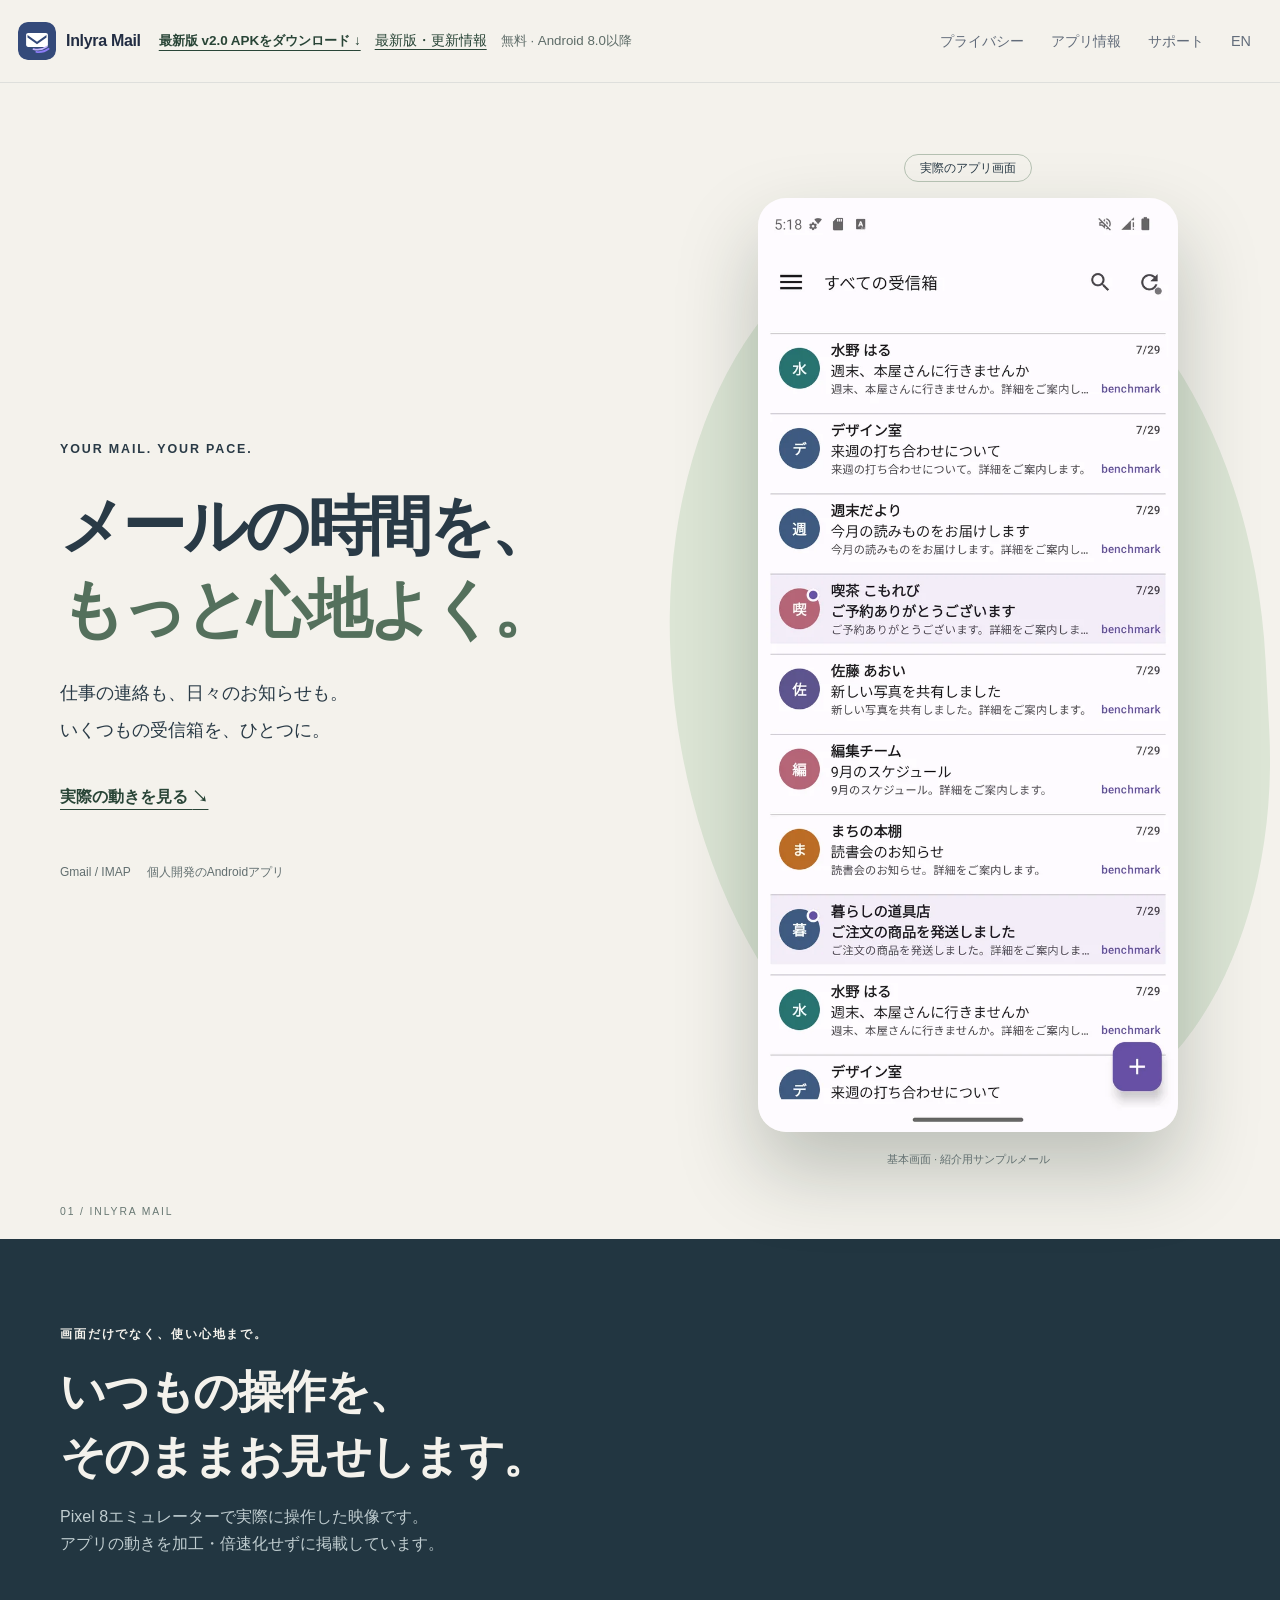
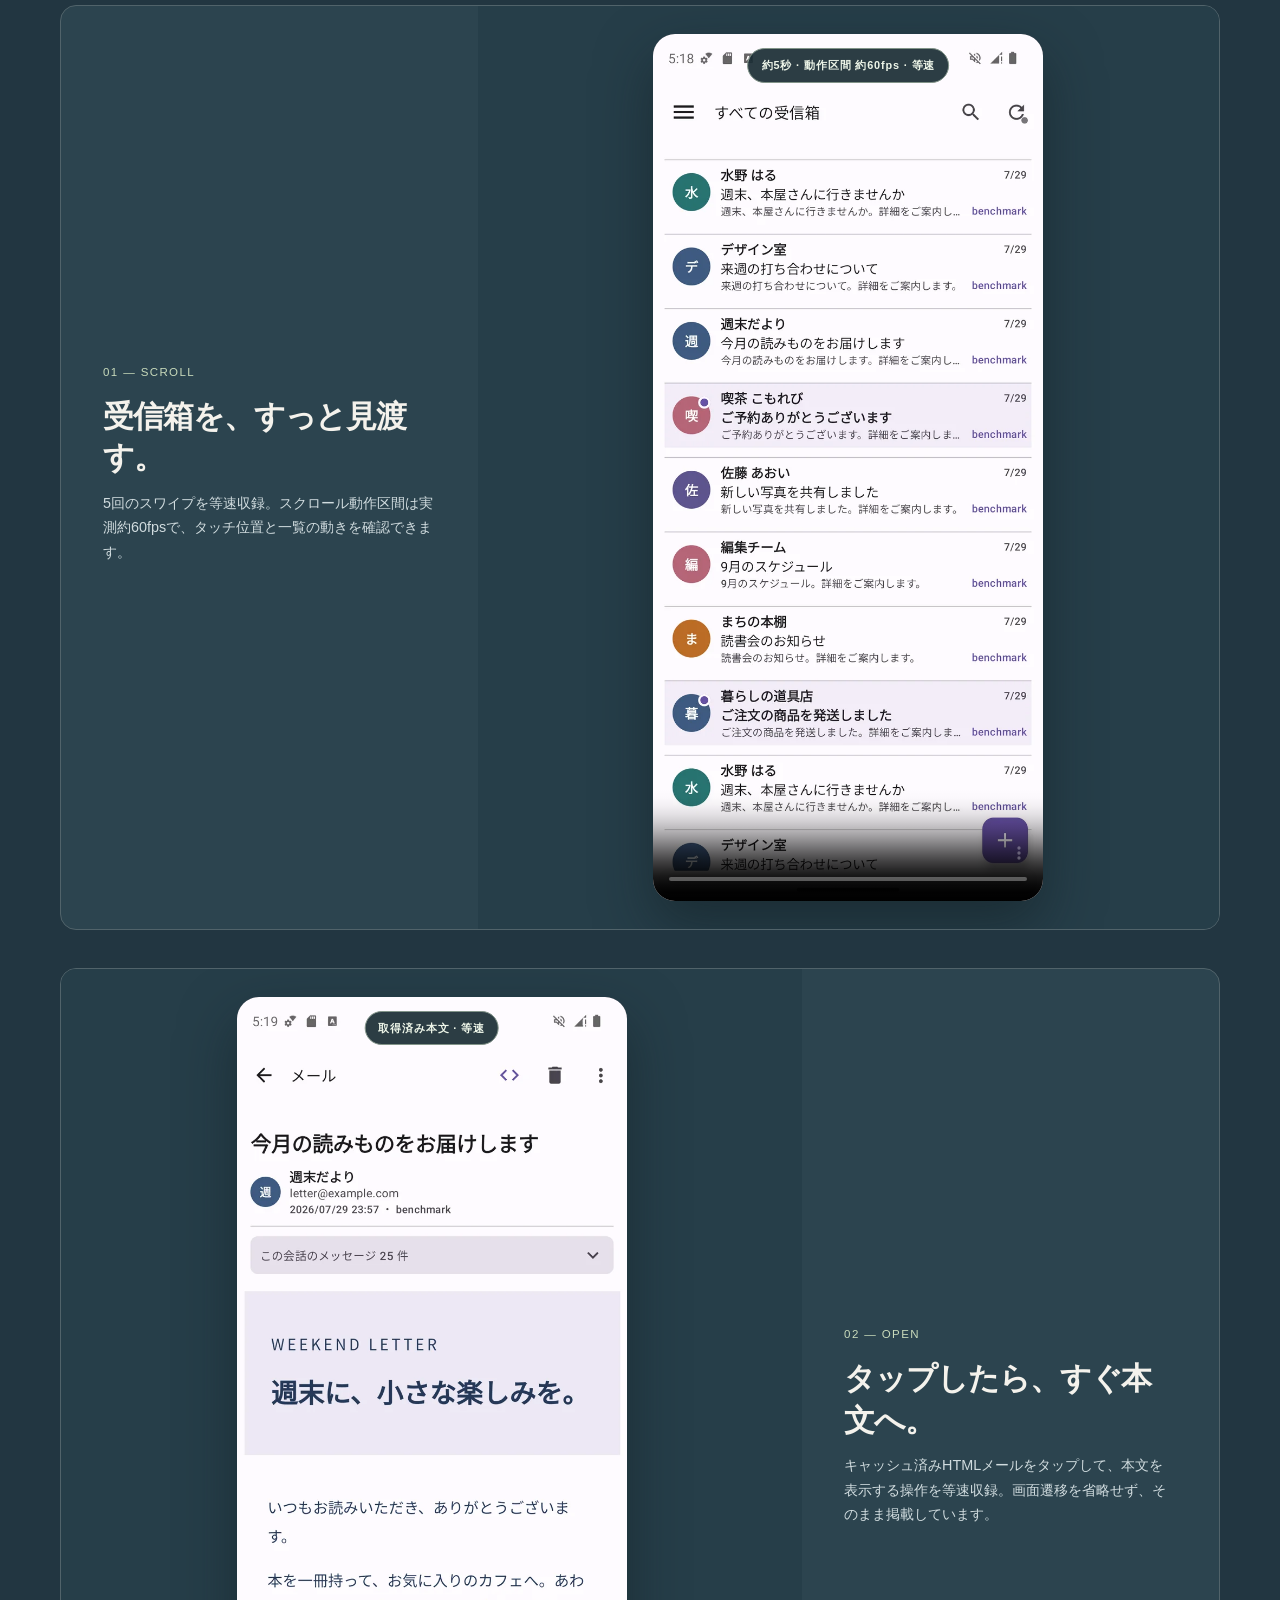
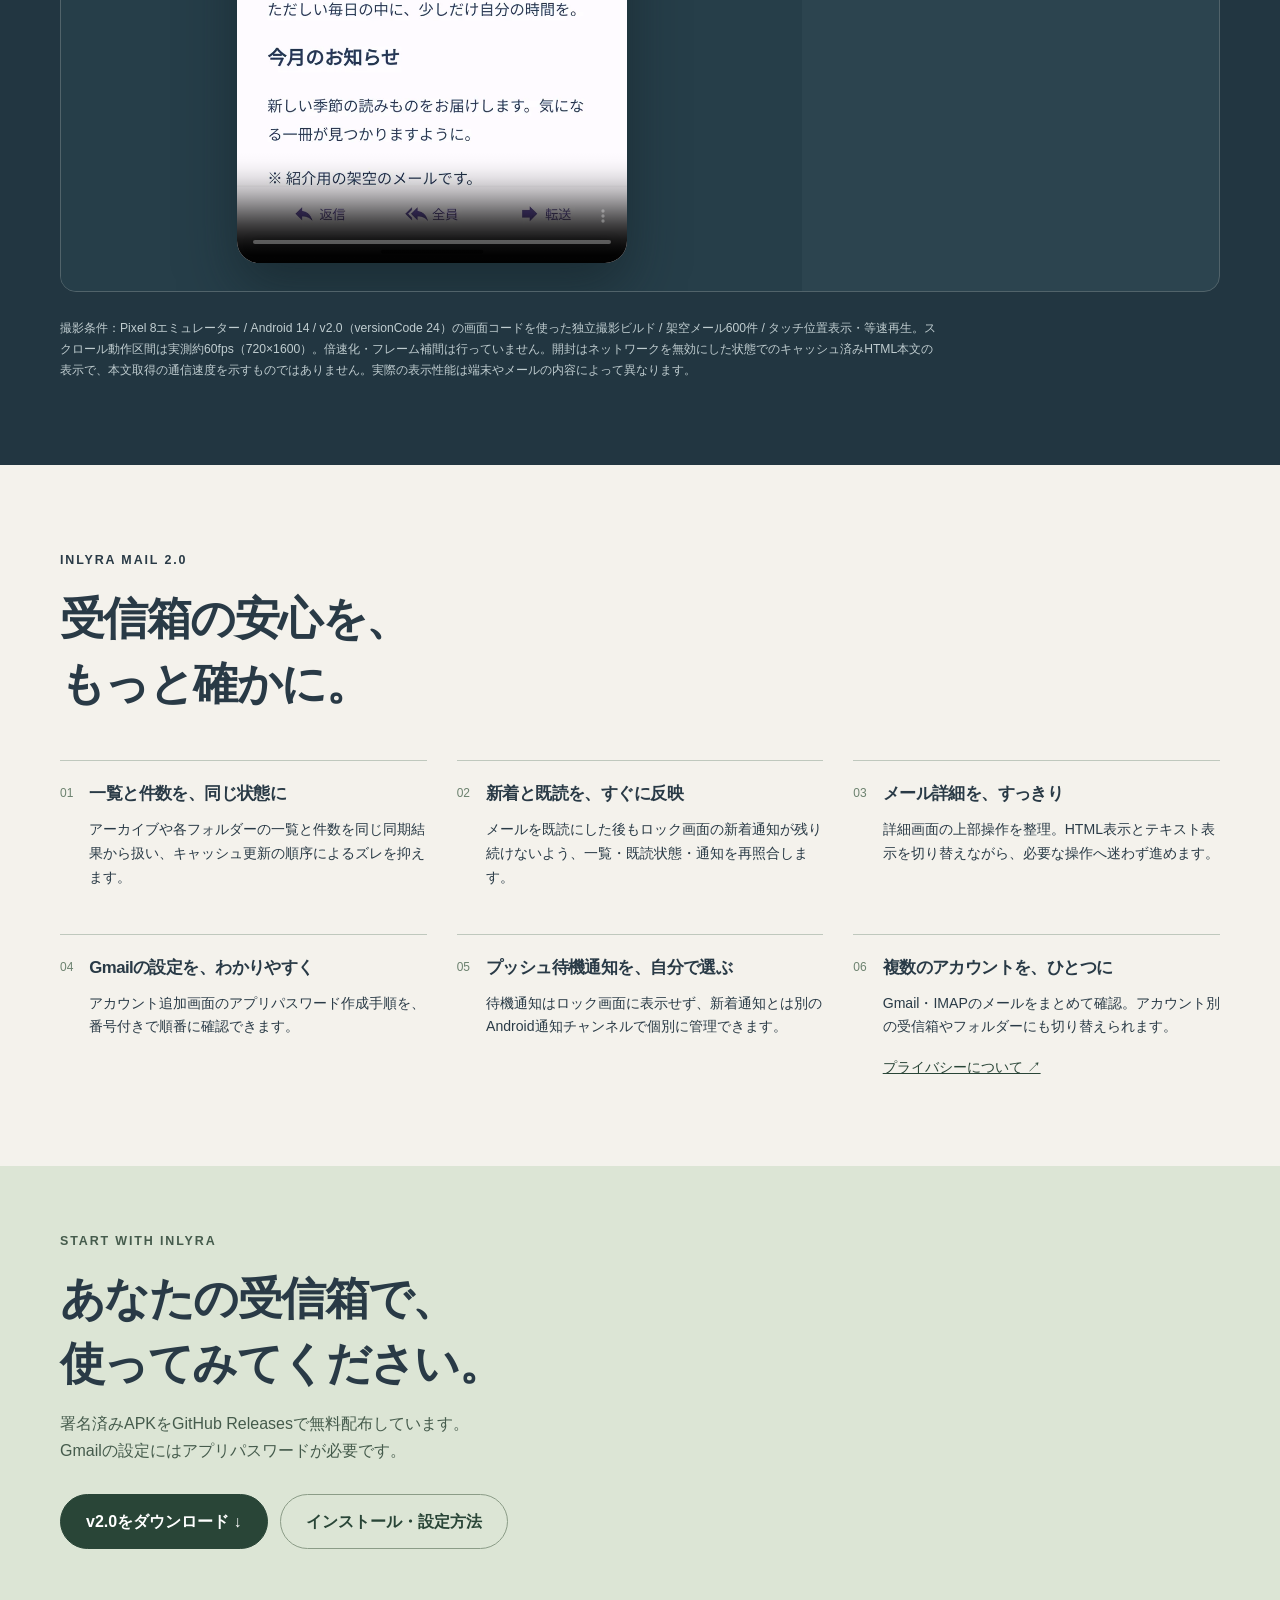
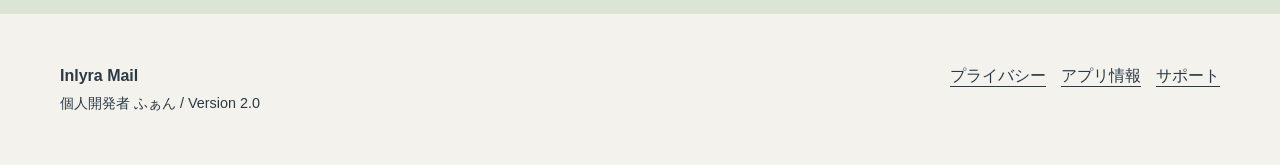
<file: index.html>
<!doctype html>
<html lang="ja">
<head><meta charset="utf-8"><meta name="viewport" content="width=device-width, initial-scale=1">
<meta name="description" content="GmailとIMAPをひとつに。Inlyra Mailの実際の操作動画と、Android用APKのダウンロード。">
<title>Inlyra Mail | メールを、心地よく奏でる。</title>
<link rel="stylesheet" href="styles.css"><link rel="stylesheet" href="refresh.css"><link rel="stylesheet" href="home.css">
</head>
<body class="film-home">
<header class="site-header"><nav class="nav" aria-label="メインナビゲーション">
<a class="brand" href="index.html"><img src="assets/inlyra-icon.svg" width="38" height="38" alt=""><span>Inlyra Mail</span></a>
<div class="header-downloads"><a class="download-now" href="https://github.com/dhinsk65-create/Inlyra-mail-releases/releases/download/v2.0/Inlyra-Mail-2.0.apk" aria-label="最新版 v2.0 APKをダウンロード">最新版 v2.0 APKをダウンロード <span aria-hidden="true">↓</span></a><a class="release-link" href="https://github.com/dhinsk65-create/Inlyra-mail-releases/releases/latest">最新版・更新情報</a><small>無料 · Android 8.0以降</small></div>
<div class="nav-links"><a href="privacy.html">プライバシー</a><a href="commerce.html">アプリ情報</a><a href="support.html">サポート</a><a href="en/index.html" lang="en">EN</a></div>
</nav></header>
<main>
<section class="opening container">
<div class="opening-copy"><p class="kicker">YOUR MAIL. YOUR PACE.</p><h1>メールの時間を、<br><em>もっと心地よく。</em></h1><p class="opening-lead">仕事の連絡も、日々のお知らせも。<br>いくつもの受信箱を、ひとつに。</p><a class="text-link" href="#in-action">実際の動きを見る <span aria-hidden="true">↘</span></a><div class="opening-facts"><span>Gmail / IMAP</span><span>個人開発のAndroidアプリ</span></div></div>
<figure class="opening-image"><span class="image-tag">実際のアプリ画面</span><img src="assets/inlyra-inbox.webp?v=2.0-20260930" width="720" height="1600" alt="エミュレーター上のInlyra Mail。架空の日本語メールを表示した受信箱。" fetchpriority="high"><figcaption>基本画面 · 紹介用サンプルメール</figcaption></figure>
<div class="edition-mark">01 / INLYRA MAIL</div></section>
<section class="action-section" id="in-action"><div class="container">
<div class="action-heading"><p class="kicker">画面だけでなく、使い心地まで。</p><h2>いつもの操作を、<br>そのままお見せします。</h2><p>Pixel 8エミュレーターで実際に操作した映像です。<br>アプリの動きを加工・倍速化せずに掲載しています。</p></div>
<div class="film-grid">
<article class="film-card"><div class="film-copy"><span class="chapter">01 — SCROLL</span><h3>受信箱を、すっと見渡す。</h3><p>5回のスワイプを等速収録。スクロール動作区間は実測約60fpsで、タッチ位置と一覧の動きを確認できます。</p></div><div class="film-player"><span class="realtime-badge">約5秒 · 動作区間 約60fps · 等速</span><video controls muted playsinline loop preload="metadata" poster="assets/inlyra-inbox.webp?v=2.0-20260930" data-showcase-video aria-label="実際の受信箱スクロール動画"><source src="assets/inlyra-scroll.mp4?v=2.0-20260930" type="video/mp4"></video></div></article>
<article class="film-card"><div class="film-copy"><span class="chapter">02 — OPEN</span><h3>タップしたら、すぐ本文へ。</h3><p>キャッシュ済みHTMLメールをタップして、本文を表示する操作を等速収録。画面遷移を省略せず、そのまま掲載しています。</p></div><div class="film-player"><span class="realtime-badge">取得済み本文 · 等速</span><video controls muted playsinline loop preload="metadata" poster="assets/inlyra-message.webp?v=2.0-20260930" data-showcase-video aria-label="取得済みメール本文を開く実操作動画"><source src="assets/inlyra-open.mp4?v=2.0-20260930" type="video/mp4"></video></div></article>
</div>
<p class="recording-note">撮影条件：Pixel 8エミュレーター / Android 14 / v2.0（versionCode 24）の画面コードを使った独立撮影ビルド / 架空メール600件 / タッチ位置表示・等速再生。スクロール動作区間は実測約60fps（720×1600）。倍速化・フレーム補間は行っていません。開封はネットワークを無効にした状態でのキャッシュ済みHTML本文の表示で、本文取得の通信速度を示すものではありません。実際の表示性能は端末やメールの内容によって異なります。</p></div></section>
<section class="everyday container"><p class="kicker">INLYRA MAIL 2.0</p><h2>受信箱の安心を、<br>もっと確かに。</h2>
<div class="feature-lines"><article><span>01</span><div><h3>一覧と件数を、同じ状態に</h3><p>アーカイブや各フォルダーの一覧と件数を同じ同期結果から扱い、キャッシュ更新の順序によるズレを抑えます。</p></div></article><article><span>02</span><div><h3>新着と既読を、すぐに反映</h3><p>メールを既読にした後もロック画面の新着通知が残り続けないよう、一覧・既読状態・通知を再照合します。</p></div></article><article><span>03</span><div><h3>メール詳細を、すっきり</h3><p>詳細画面の上部操作を整理。HTML表示とテキスト表示を切り替えながら、必要な操作へ迷わず進めます。</p></div></article><article><span>04</span><div><h3>Gmailの設定を、わかりやすく</h3><p>アカウント追加画面のアプリパスワード作成手順を、番号付きで順番に確認できます。</p></div></article><article><span>05</span><div><h3>プッシュ待機通知を、自分で選ぶ</h3><p>待機通知はロック画面に表示せず、新着通知とは別のAndroid通知チャンネルで個別に管理できます。</p></div></article><article><span>06</span><div><h3>複数のアカウントを、ひとつに</h3><p>Gmail・IMAPのメールをまとめて確認。アカウント別の受信箱やフォルダーにも切り替えられます。</p><a href="privacy.html">プライバシーについて ↗</a></div></article></div></section>
<section class="closing"><div class="container"><p class="kicker">START WITH INLYRA</p><h2>あなたの受信箱で、<br>使ってみてください。</h2><p>署名済みAPKをGitHub Releasesで無料配布しています。<br>Gmailの設定にはアプリパスワードが必要です。</p><div class="actions"><a class="button button-primary" href="https://github.com/dhinsk65-create/Inlyra-mail-releases/releases/download/v2.0/Inlyra-Mail-2.0.apk">v2.0をダウンロード ↓</a><a class="button button-secondary" href="support.html">インストール・設定方法</a></div></div></section>
</main>
<footer class="site-footer"><div class="container footer-grid"><div><strong>Inlyra Mail</strong><br><span class="small">個人開発者 ふぁん / Version 2.0</span></div><div class="footer-links"><a href="privacy.html">プライバシー</a><a href="commerce.html">アプリ情報</a><a href="support.html">サポート</a></div></div></footer>
<script src="site.js" defer></script>
</body></html>
</file>
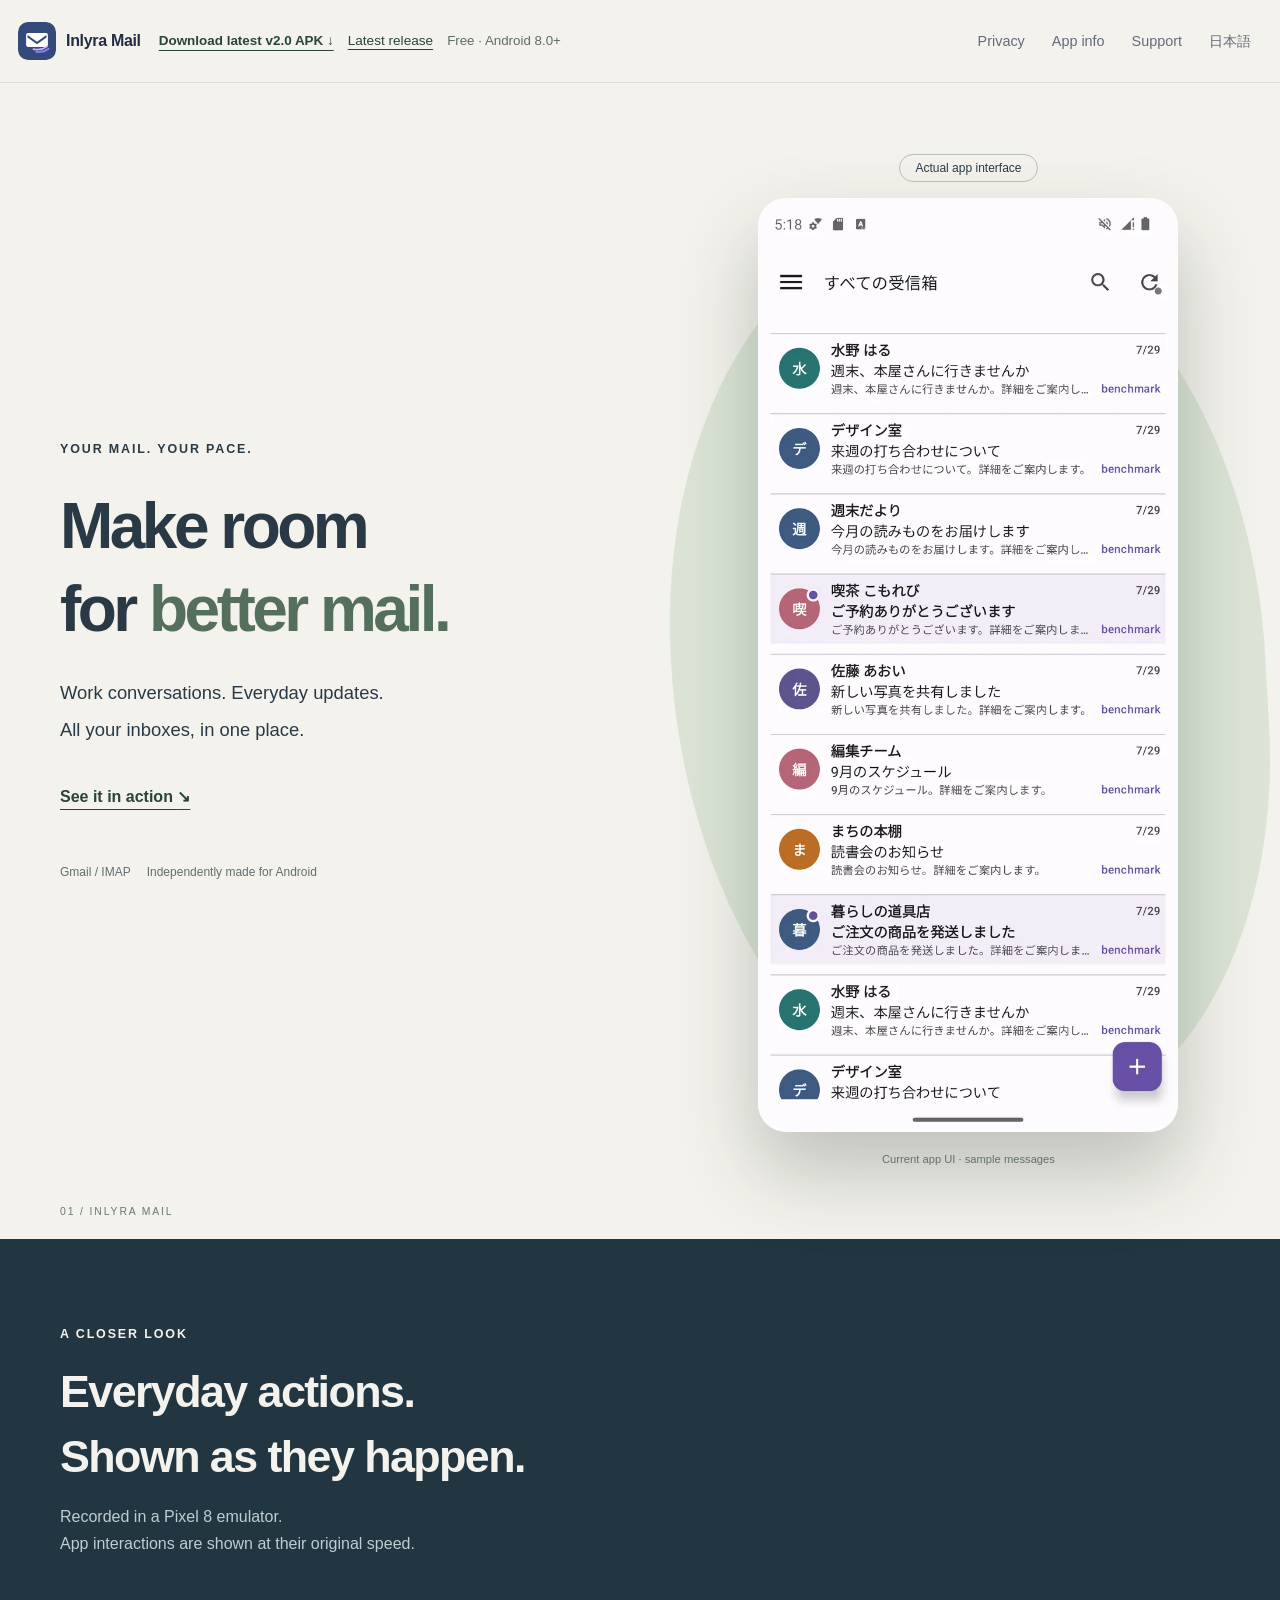
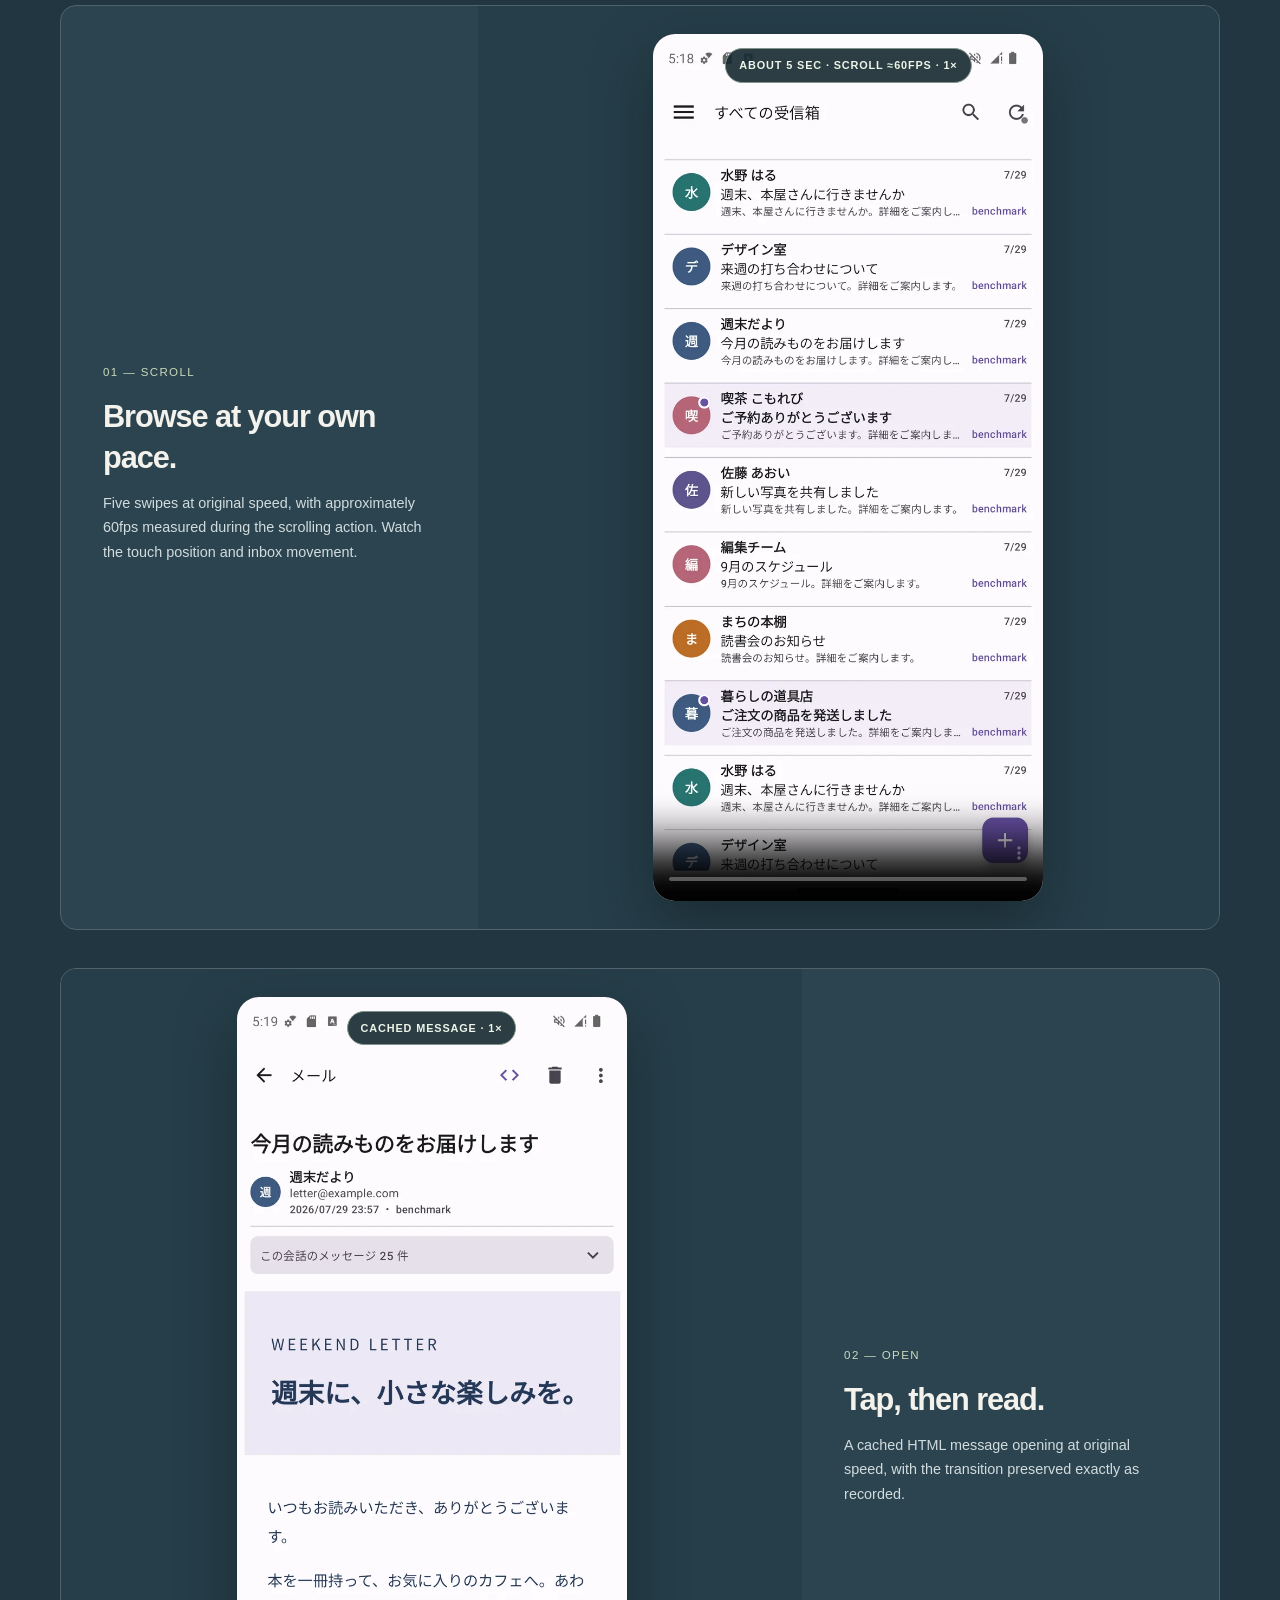
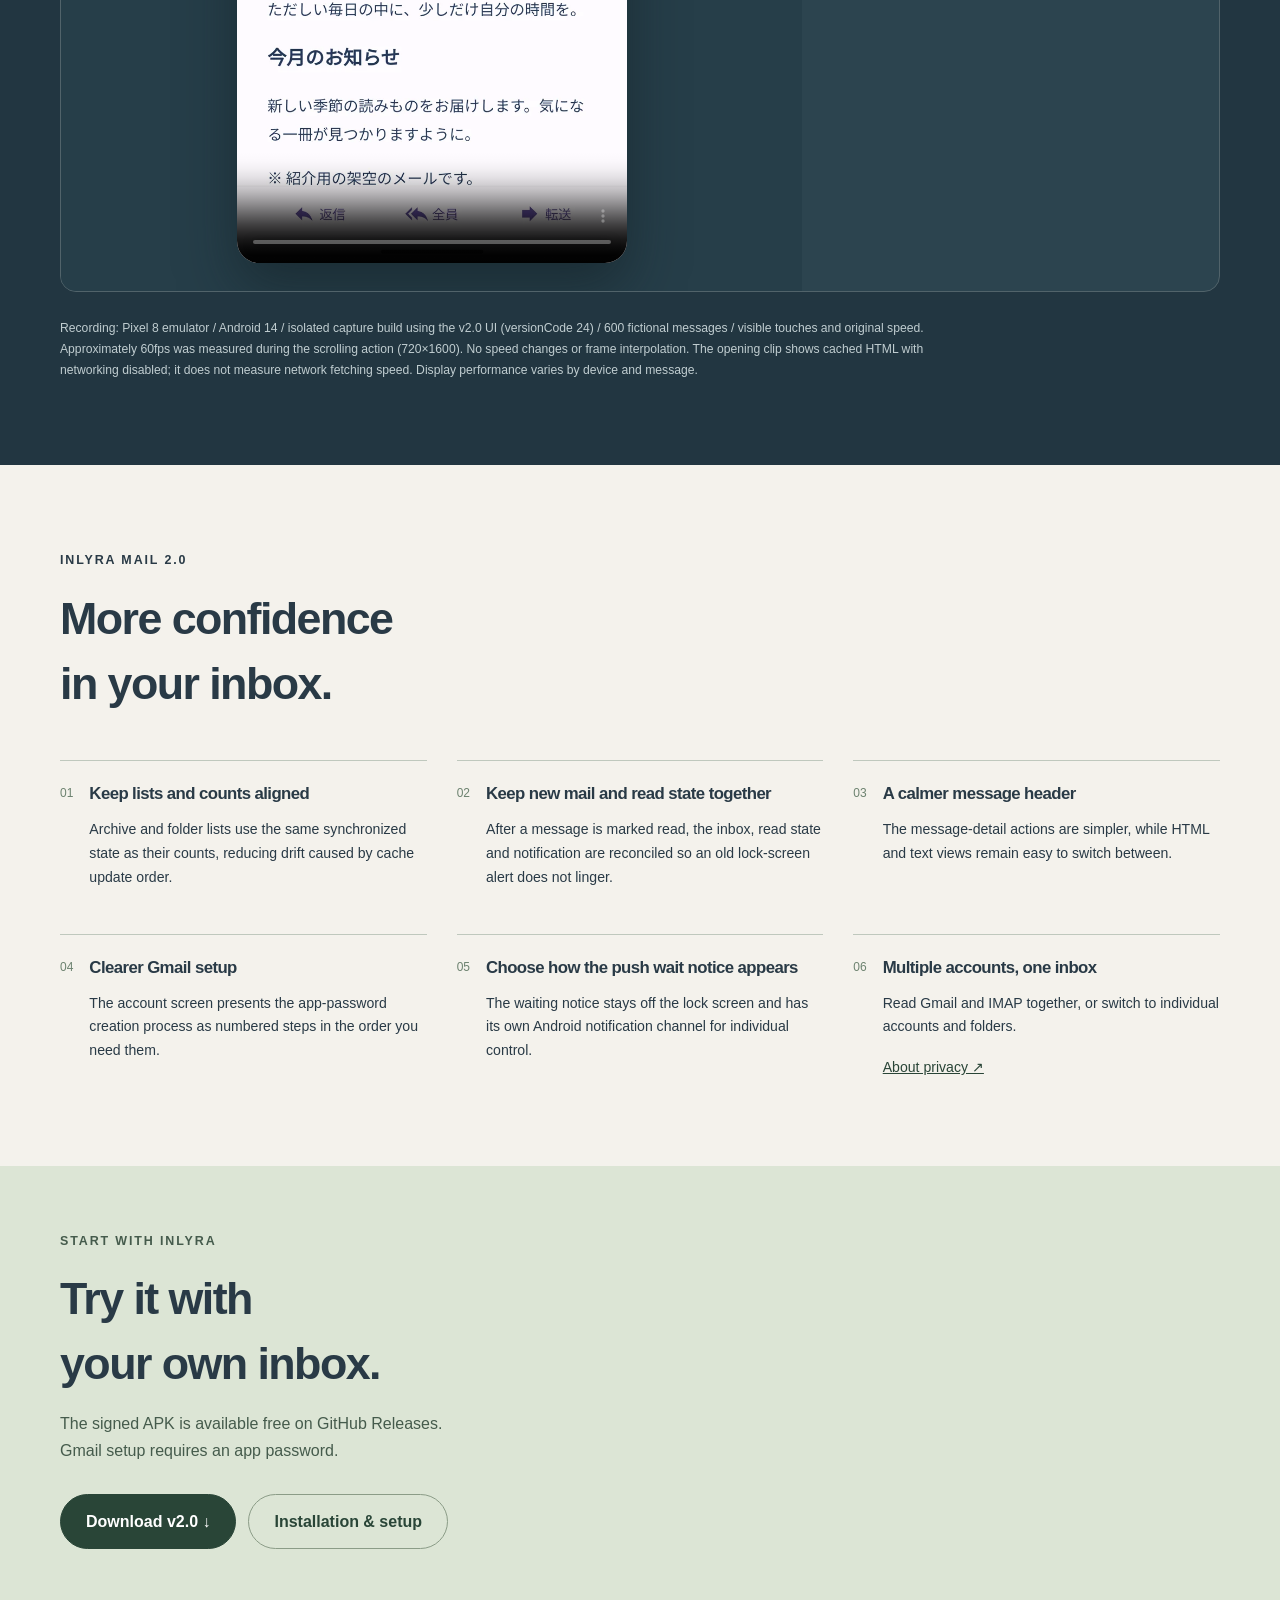
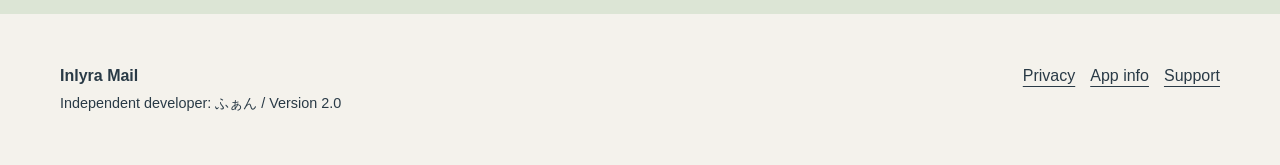
<file: en/index.html>
<!doctype html>
<html lang="en">
<head><meta charset="utf-8"><meta name="viewport" content="width=device-width, initial-scale=1">
<meta name="description" content="Bring Gmail and IMAP together. See Inlyra Mail in action and download the Android APK.">
<title>Inlyra Mail | Email, in harmony.</title>
<link rel="stylesheet" href="../styles.css"><link rel="stylesheet" href="../refresh.css"><link rel="stylesheet" href="../home.css">
</head>
<body class="film-home">
<header class="site-header"><nav class="nav" aria-label="Main navigation">
<a class="brand" href="index.html"><img src="../assets/inlyra-icon.svg" width="38" height="38" alt=""><span>Inlyra Mail</span></a>
<div class="header-downloads"><a class="download-now" href="https://github.com/dhinsk65-create/Inlyra-mail-releases/releases/download/v2.0/Inlyra-Mail-2.0.apk" aria-label="Download the latest v2.0 APK">Download latest v2.0 APK <span aria-hidden="true">↓</span></a><a class="release-link" href="https://github.com/dhinsk65-create/Inlyra-mail-releases/releases/latest">Latest release</a><small>Free · Android 8.0+</small></div>
<div class="nav-links"><a href="privacy.html">Privacy</a><a href="commerce.html">App info</a><a href="support.html">Support</a><a href="../index.html" lang="ja">日本語</a></div>
</nav></header>
<main>
<section class="opening container">
<div class="opening-copy"><p class="kicker">YOUR MAIL. YOUR PACE.</p><h1>Make room<br>for <em>better mail.</em></h1><p class="opening-lead">Work conversations. Everyday updates.<br>All your inboxes, in one place.</p><a class="text-link" href="#in-action">See it in action <span aria-hidden="true">↘</span></a><div class="opening-facts"><span>Gmail / IMAP</span><span>Independently made for Android</span></div></div>
<figure class="opening-image"><span class="image-tag">Actual app interface</span><img src="../assets/inlyra-inbox.webp?v=2.0-20260930" width="720" height="1600" alt="Inlyra Mail running in an emulator with fictional Japanese messages." fetchpriority="high"><figcaption>Current app UI · sample messages</figcaption></figure>
<div class="edition-mark">01 / INLYRA MAIL</div></section>
<section class="action-section" id="in-action"><div class="container">
<div class="action-heading"><p class="kicker">A CLOSER LOOK</p><h2>Everyday actions.<br>Shown as they happen.</h2><p>Recorded in a Pixel 8 emulator.<br>App interactions are shown at their original speed.</p></div>
<div class="film-grid">
<article class="film-card"><div class="film-copy"><span class="chapter">01 — SCROLL</span><h3>Browse at your own pace.</h3><p>Five swipes at original speed, with approximately 60fps measured during the scrolling action. Watch the touch position and inbox movement.</p></div><div class="film-player"><span class="realtime-badge">ABOUT 5 SEC · SCROLL ≈60FPS · 1×</span><video controls muted playsinline loop preload="metadata" poster="../assets/inlyra-inbox.webp?v=2.0-20260930" data-showcase-video aria-label="Recorded inbox scrolling"><source src="../assets/inlyra-scroll.mp4?v=2.0-20260930" type="video/mp4"></video></div></article>
<article class="film-card"><div class="film-copy"><span class="chapter">02 — OPEN</span><h3>Tap, then read.</h3><p>A cached HTML message opening at original speed, with the transition preserved exactly as recorded.</p></div><div class="film-player"><span class="realtime-badge">CACHED MESSAGE · 1×</span><video controls muted playsinline loop preload="metadata" poster="../assets/inlyra-message.webp?v=2.0-20260930" data-showcase-video aria-label="Recorded opening of a cached message"><source src="../assets/inlyra-open.mp4?v=2.0-20260930" type="video/mp4"></video></div></article>
</div>
<p class="recording-note">Recording: Pixel 8 emulator / Android 14 / isolated capture build using the v2.0 UI (versionCode 24) / 600 fictional messages / visible touches and original speed. Approximately 60fps was measured during the scrolling action (720×1600). No speed changes or frame interpolation. The opening clip shows cached HTML with networking disabled; it does not measure network fetching speed. Display performance varies by device and message.</p></div></section>
<section class="everyday container"><p class="kicker">INLYRA MAIL 2.0</p><h2>More confidence<br>in your inbox.</h2>
<div class="feature-lines"><article><span>01</span><div><h3>Keep lists and counts aligned</h3><p>Archive and folder lists use the same synchronized state as their counts, reducing drift caused by cache update order.</p></div></article><article><span>02</span><div><h3>Keep new mail and read state together</h3><p>After a message is marked read, the inbox, read state and notification are reconciled so an old lock-screen alert does not linger.</p></div></article><article><span>03</span><div><h3>A calmer message header</h3><p>The message-detail actions are simpler, while HTML and text views remain easy to switch between.</p></div></article><article><span>04</span><div><h3>Clearer Gmail setup</h3><p>The account screen presents the app-password creation process as numbered steps in the order you need them.</p></div></article><article><span>05</span><div><h3>Choose how the push wait notice appears</h3><p>The waiting notice stays off the lock screen and has its own Android notification channel for individual control.</p></div></article><article><span>06</span><div><h3>Multiple accounts, one inbox</h3><p>Read Gmail and IMAP together, or switch to individual accounts and folders.</p><a href="privacy.html">About privacy ↗</a></div></article></div></section>
<section class="closing"><div class="container"><p class="kicker">START WITH INLYRA</p><h2>Try it with<br>your own inbox.</h2><p>The signed APK is available free on GitHub Releases.<br>Gmail setup requires an app password.</p><div class="actions"><a class="button button-primary" href="https://github.com/dhinsk65-create/Inlyra-mail-releases/releases/download/v2.0/Inlyra-Mail-2.0.apk">Download v2.0 ↓</a><a class="button button-secondary" href="support.html">Installation & setup</a></div></div></section>
</main>
<footer class="site-footer"><div class="container footer-grid"><div><strong>Inlyra Mail</strong><br><span class="small">Independent developer: ふぁん / Version 2.0</span></div><div class="footer-links"><a href="privacy.html">Privacy</a><a href="commerce.html">App info</a><a href="support.html">Support</a></div></div></footer>
<script src="../site.js" defer></script>
</body></html>
</file>
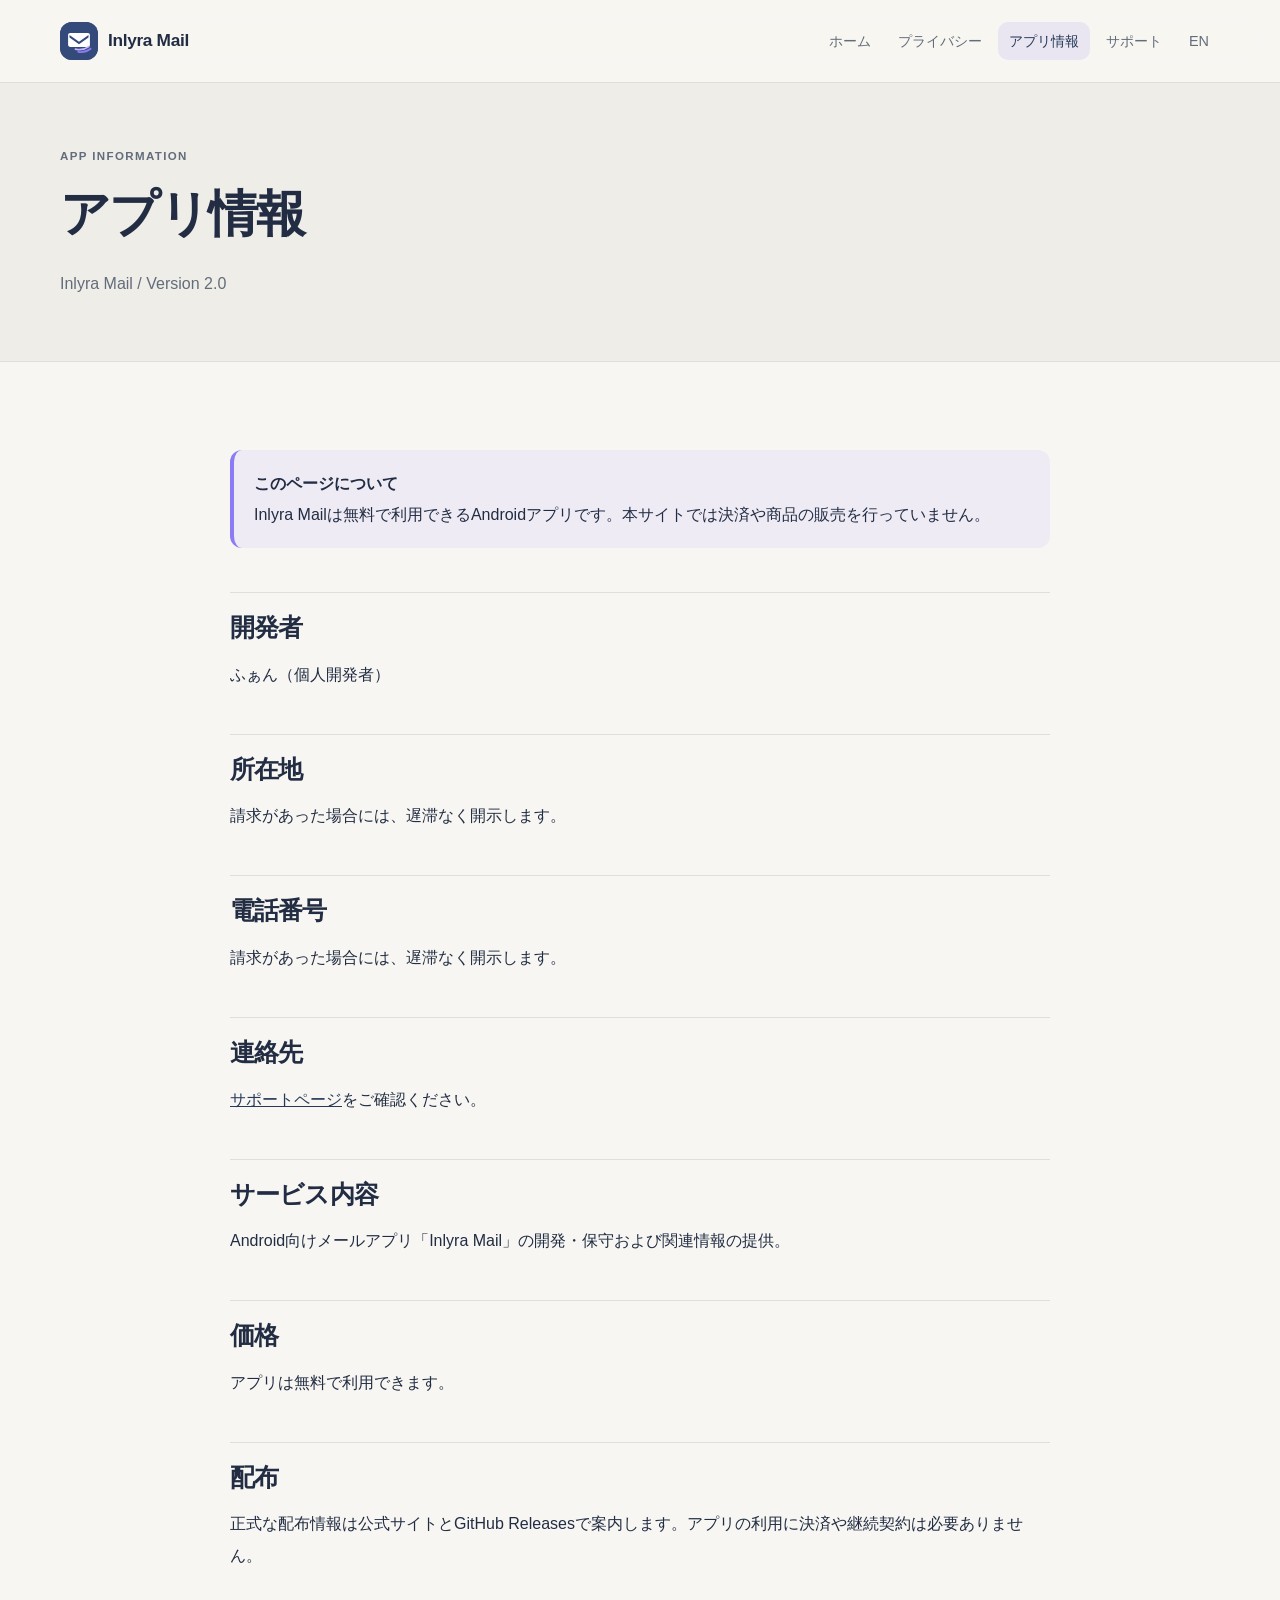
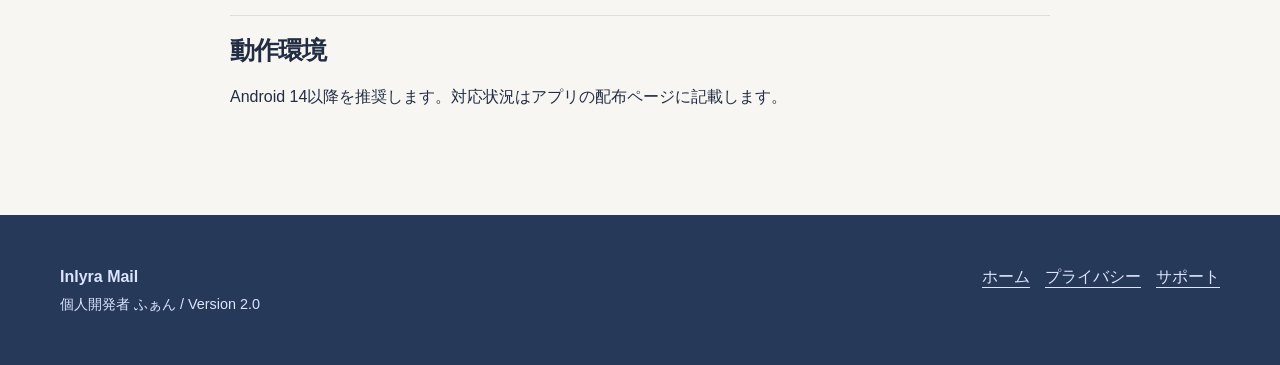
<file: commerce.html>
<!doctype html>
<html lang="ja">
<head>
  <meta charset="utf-8">
  <meta name="viewport" content="width=device-width, initial-scale=1">
  <meta name="description" content="Inlyra Mailのアプリ情報。">
  <title>アプリ情報 | Inlyra Mail</title>
  <link rel="stylesheet" href="styles.css">
  <link rel="stylesheet" href="refresh.css">
</head>
<body>
  <header class="site-header"><nav class="nav" aria-label="メインナビゲーション"><a class="brand" href="index.html"><span class="brand-mark" aria-hidden="true"><img src="assets/inlyra-icon.svg" alt=""></span><span class="brand-name">Inlyra Mail</span></a><div class="nav-links"><a href="index.html">ホーム</a><a href="privacy.html">プライバシー</a><a href="commerce.html" aria-current="page">アプリ情報</a><a href="support.html">サポート</a><a href="en/commerce.html" lang="en">EN</a></div></nav></header>
  <main><section class="page-hero"><div class="container"><p class="eyebrow">App information</p><h1>アプリ情報</h1><p class="muted">Inlyra Mail / Version 2.0</p></div></section>
    <section class="section"><div class="container prose">
      <div class="notice"><strong>このページについて</strong><br>Inlyra Mailは無料で利用できるAndroidアプリです。本サイトでは決済や商品の販売を行っていません。</div>
      <h2>開発者</h2><p>ふぁん（個人開発者）</p>
      <h2>所在地</h2><p>請求があった場合には、遅滞なく開示します。</p>
      <h2>電話番号</h2><p>請求があった場合には、遅滞なく開示します。</p>
      <h2>連絡先</h2><p><a href="support.html">サポートページ</a>をご確認ください。</p>
      <h2>サービス内容</h2><p>Android向けメールアプリ「Inlyra Mail」の開発・保守および関連情報の提供。</p>
      <h2>価格</h2><p>アプリは無料で利用できます。</p>
      <h2>配布</h2><p>正式な配布情報は公式サイトとGitHub Releasesで案内します。アプリの利用に決済や継続契約は必要ありません。</p>
      <h2>動作環境</h2><p>Android 14以降を推奨します。対応状況はアプリの配布ページに記載します。</p>
    </div></section>
  </main>
  <footer class="site-footer"><div class="container footer-grid"><div><strong>Inlyra Mail</strong><br><span class="small">個人開発者 ふぁん / Version 2.0</span></div><div class="footer-links"><a href="index.html">ホーム</a><a href="privacy.html">プライバシー</a><a href="support.html">サポート</a></div></div></footer>
</body>
</html>
</file>
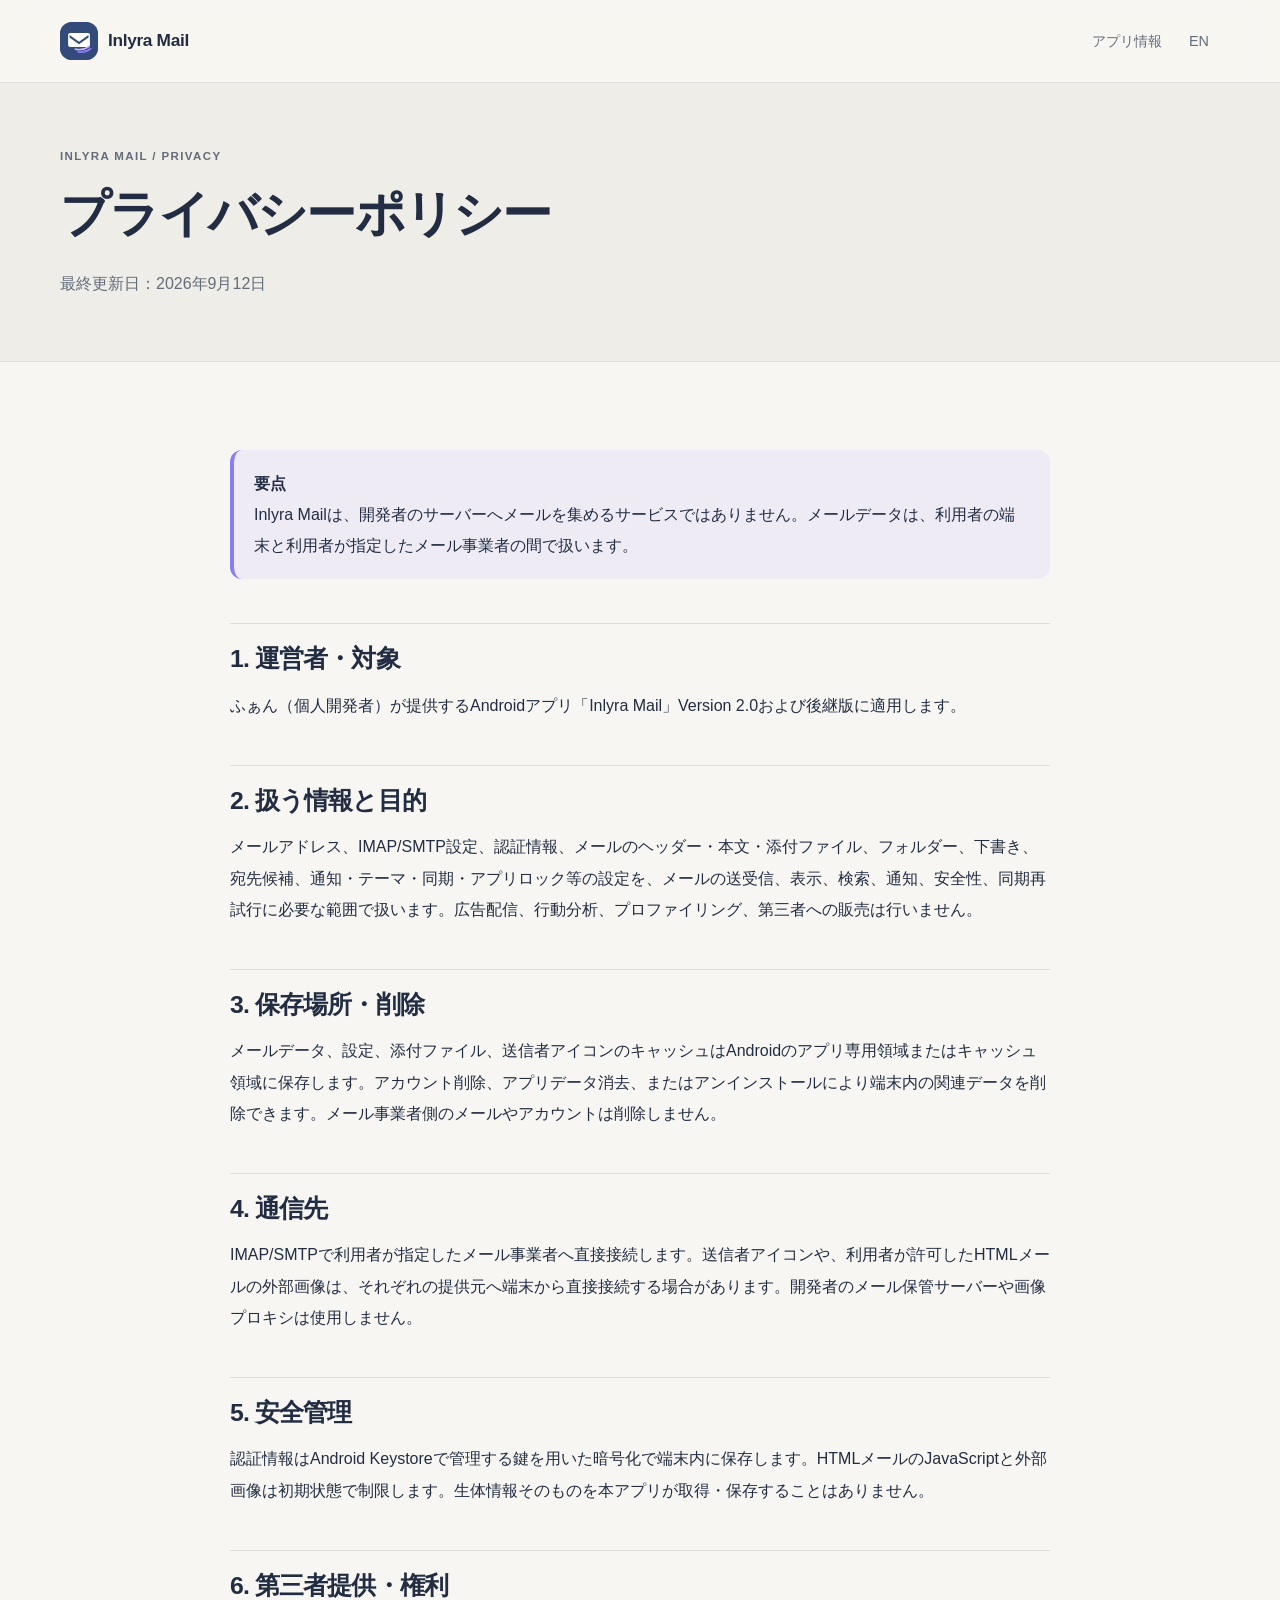
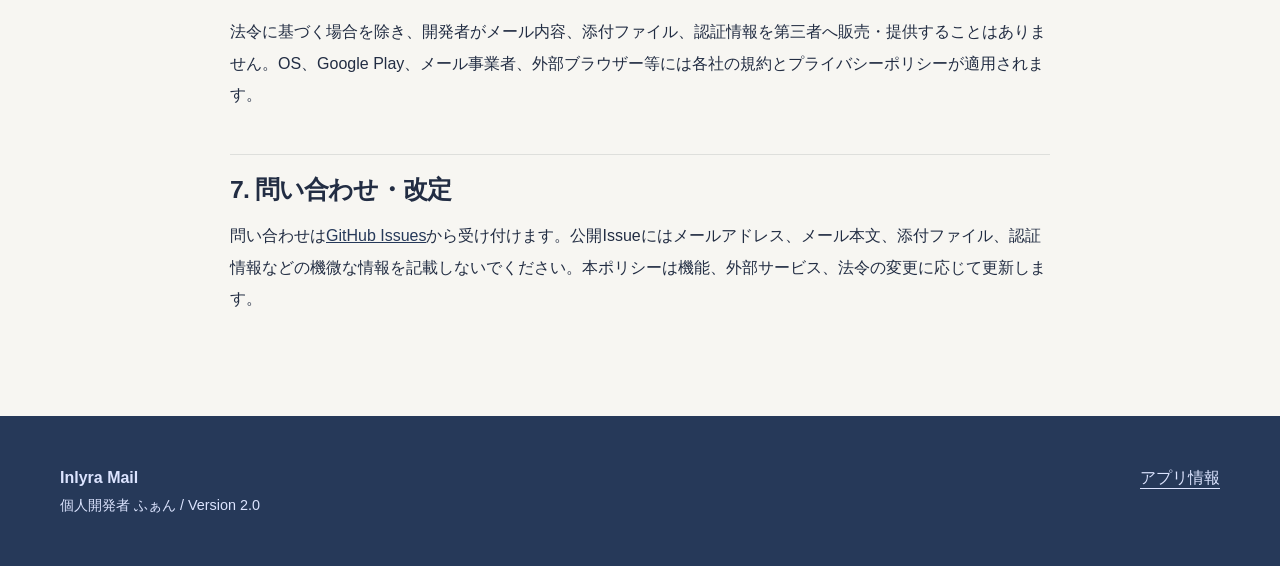
<file: play-privacy.html>
<!doctype html>
<html lang="ja">
<head>
  <meta charset="utf-8">
  <meta name="viewport" content="width=device-width, initial-scale=1">
  <meta name="description" content="Inlyra MailのGoogle Play向けプライバシーポリシー。">
  <title>プライバシーポリシー | Inlyra Mail</title>
  <link rel="stylesheet" href="styles.css">
  <link rel="stylesheet" href="refresh.css">
</head>
<body>
  <header class="site-header"><nav class="nav" aria-label="Google Play向け案内"><a class="brand" href="play.html"><span class="brand-mark" aria-hidden="true"><img src="assets/inlyra-icon.svg" alt=""></span><span class="brand-name">Inlyra Mail</span></a><div class="nav-links"><a href="play.html">アプリ情報</a><a href="en/play-privacy.html" lang="en">EN</a></div></nav></header>
  <main><section class="page-hero"><div class="container"><p class="eyebrow">Inlyra Mail / Privacy</p><h1>プライバシーポリシー</h1><p class="muted">最終更新日：2026年9月12日</p></div></section>
    <section class="section"><div class="container prose">
      <div class="notice"><strong>要点</strong><br>Inlyra Mailは、開発者のサーバーへメールを集めるサービスではありません。メールデータは、利用者の端末と利用者が指定したメール事業者の間で扱います。</div>
      <h2>1. 運営者・対象</h2><p>ふぁん（個人開発者）が提供するAndroidアプリ「Inlyra Mail」Version 2.0および後継版に適用します。</p>
      <h2>2. 扱う情報と目的</h2><p>メールアドレス、IMAP/SMTP設定、認証情報、メールのヘッダー・本文・添付ファイル、フォルダー、下書き、宛先候補、通知・テーマ・同期・アプリロック等の設定を、メールの送受信、表示、検索、通知、安全性、同期再試行に必要な範囲で扱います。広告配信、行動分析、プロファイリング、第三者への販売は行いません。</p>
      <h2>3. 保存場所・削除</h2><p>メールデータ、設定、添付ファイル、送信者アイコンのキャッシュはAndroidのアプリ専用領域またはキャッシュ領域に保存します。アカウント削除、アプリデータ消去、またはアンインストールにより端末内の関連データを削除できます。メール事業者側のメールやアカウントは削除しません。</p>
      <h2>4. 通信先</h2><p>IMAP/SMTPで利用者が指定したメール事業者へ直接接続します。送信者アイコンや、利用者が許可したHTMLメールの外部画像は、それぞれの提供元へ端末から直接接続する場合があります。開発者のメール保管サーバーや画像プロキシは使用しません。</p>
      <h2>5. 安全管理</h2><p>認証情報はAndroid Keystoreで管理する鍵を用いた暗号化で端末内に保存します。HTMLメールのJavaScriptと外部画像は初期状態で制限します。生体情報そのものを本アプリが取得・保存することはありません。</p>
      <h2>6. 第三者提供・権利</h2><p>法令に基づく場合を除き、開発者がメール内容、添付ファイル、認証情報を第三者へ販売・提供することはありません。OS、Google Play、メール事業者、外部ブラウザー等には各社の規約とプライバシーポリシーが適用されます。</p>
      <h2>7. 問い合わせ・改定</h2><p>問い合わせは<a href="https://github.com/dhinsk65-create/Inlyra-mail-releases/issues" target="_blank" rel="noopener">GitHub Issues</a>から受け付けます。公開Issueにはメールアドレス、メール本文、添付ファイル、認証情報などの機微な情報を記載しないでください。本ポリシーは機能、外部サービス、法令の変更に応じて更新します。</p>
    </div></section>
  </main>
  <footer class="site-footer"><div class="container footer-grid"><div><strong>Inlyra Mail</strong><br><span class="small">個人開発者 ふぁん / Version 2.0</span></div><div class="footer-links"><a href="play.html">アプリ情報</a></div></div></footer>
</body>
</html>
</file>
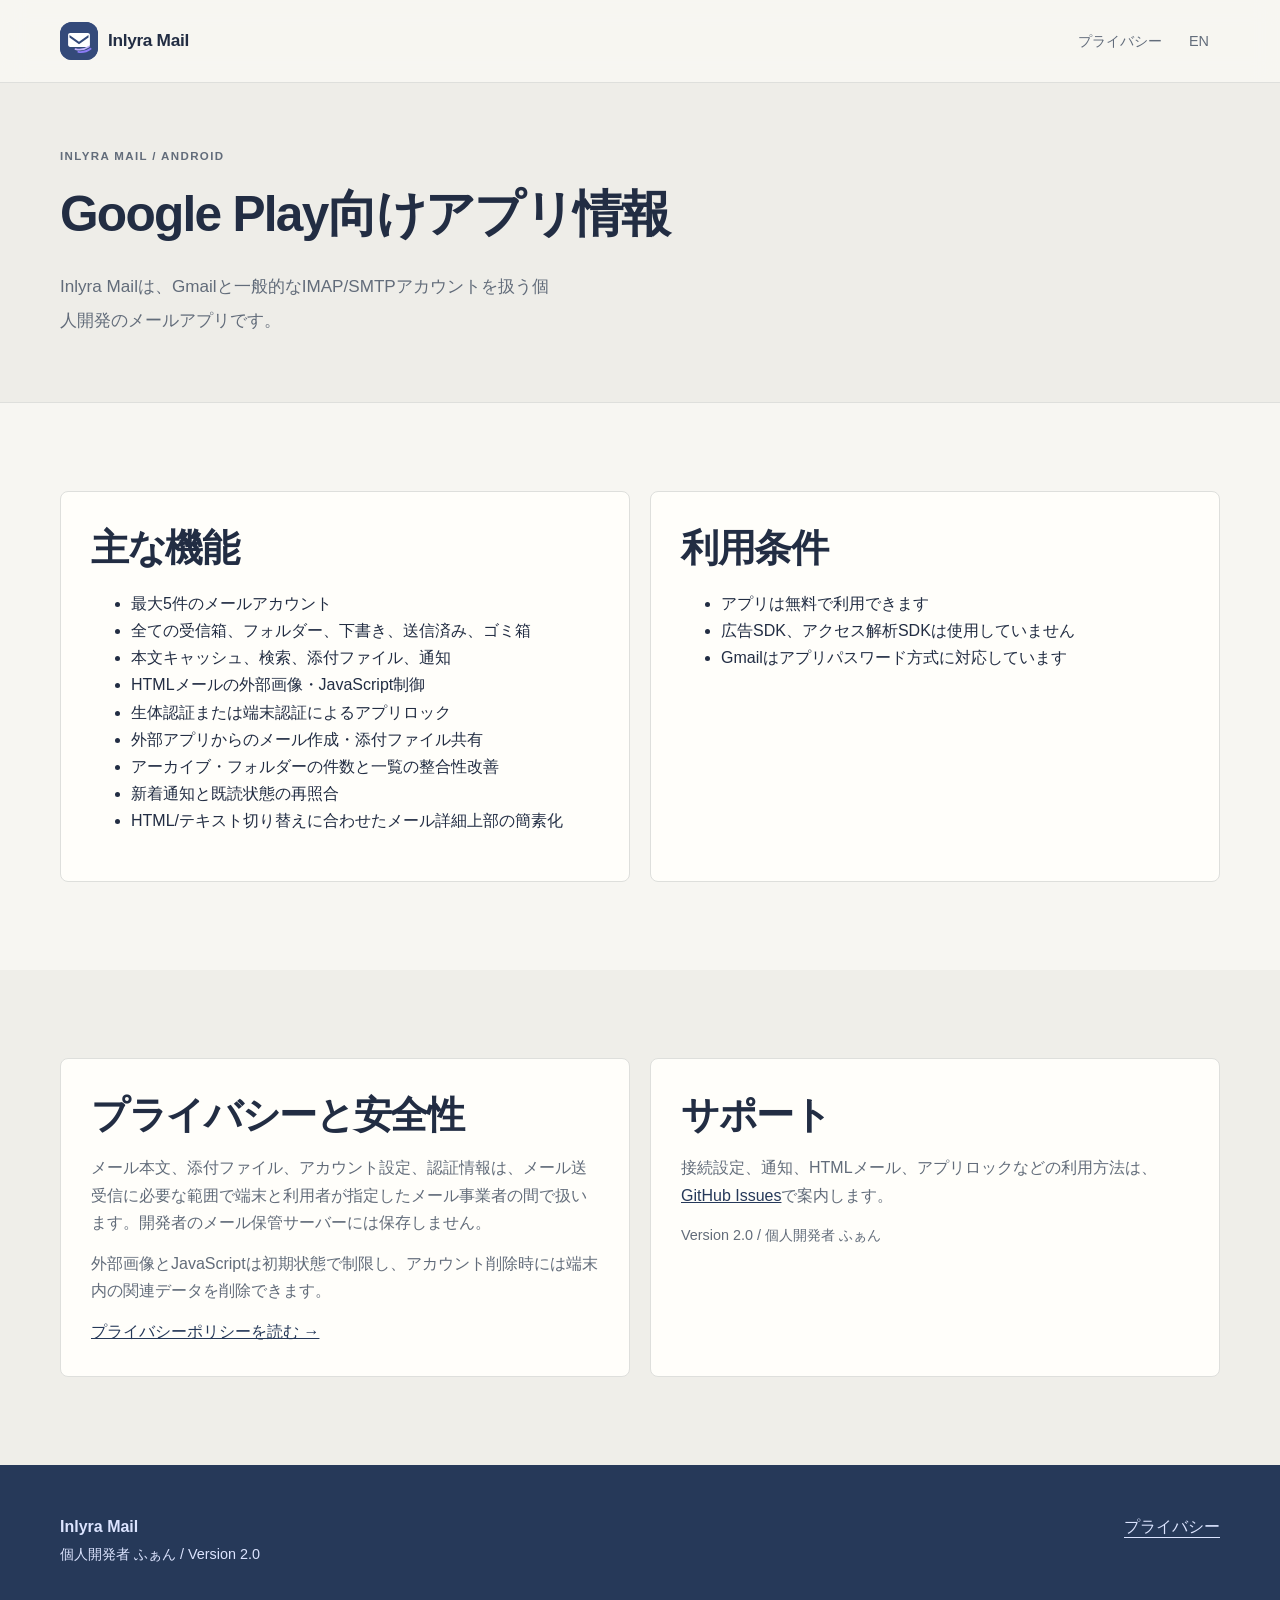
<file: play.html>
<!doctype html>
<html lang="ja">
<head>
  <meta charset="utf-8">
  <meta name="viewport" content="width=device-width, initial-scale=1">
  <meta name="description" content="Inlyra MailのGoogle Play向けアプリ情報。機能、プライバシー、安全な利用方法を案内します。">
  <title>Google Play向けアプリ情報 | Inlyra Mail</title>
  <link rel="stylesheet" href="styles.css">
  <link rel="stylesheet" href="refresh.css">
</head>
<body>
  <header class="site-header">
    <nav class="nav" aria-label="Google Play向け案内">
      <a class="brand" href="play.html">
        <span class="brand-mark" aria-hidden="true"><img src="assets/inlyra-icon.svg" alt=""></span>
        <span class="brand-name">Inlyra Mail</span>
      </a>
      <div class="nav-links">
        <a href="play-privacy.html">プライバシー</a>
        <a href="en/play.html" lang="en">EN</a>
      </div>
    </nav>
  </header>

  <main>
    <section class="page-hero">
      <div class="container">
        <p class="eyebrow">Inlyra Mail / Android</p>
        <h1>Google Play向けアプリ情報</h1>
        <p class="lead">Inlyra Mailは、Gmailと一般的なIMAP/SMTPアカウントを扱う個人開発のメールアプリです。</p>
      </div>
    </section>

    <section class="section">
      <div class="container grid-2">
        <article class="card">
          <h2>主な機能</h2>
          <ul>
            <li>最大5件のメールアカウント</li>
            <li>全ての受信箱、フォルダー、下書き、送信済み、ゴミ箱</li>
            <li>本文キャッシュ、検索、添付ファイル、通知</li>
            <li>HTMLメールの外部画像・JavaScript制御</li>
            <li>生体認証または端末認証によるアプリロック</li>
            <li>外部アプリからのメール作成・添付ファイル共有</li>
            <li>アーカイブ・フォルダーの件数と一覧の整合性改善</li>
            <li>新着通知と既読状態の再照合</li>
            <li>HTML/テキスト切り替えに合わせたメール詳細上部の簡素化</li>
          </ul>
        </article>
        <article class="card">
          <h2>利用条件</h2>
          <ul>
            <li>アプリは無料で利用できます</li>
            <li>広告SDK、アクセス解析SDKは使用していません</li>
            <li>Gmailはアプリパスワード方式に対応しています</li>
          </ul>
        </article>
      </div>
    </section>

    <section class="section section-alt">
      <div class="container grid-2">
        <article class="card">
          <h2>プライバシーと安全性</h2>
          <p class="muted">メール本文、添付ファイル、アカウント設定、認証情報は、メール送受信に必要な範囲で端末と利用者が指定したメール事業者の間で扱います。開発者のメール保管サーバーには保存しません。</p>
          <p class="muted">外部画像とJavaScriptは初期状態で制限し、アカウント削除時には端末内の関連データを削除できます。</p>
          <a href="play-privacy.html">プライバシーポリシーを読む →</a>
        </article>
        <article class="card">
          <h2>サポート</h2>
          <p class="muted">接続設定、通知、HTMLメール、アプリロックなどの利用方法は、<a href="https://github.com/dhinsk65-create/Inlyra-mail-releases/issues" target="_blank" rel="noopener">GitHub Issues</a>で案内します。</p>
          <p class="muted small">Version 2.0 / 個人開発者 ふぁん</p>
        </article>
      </div>
    </section>
  </main>

  <footer class="site-footer"><div class="container footer-grid"><div><strong>Inlyra Mail</strong><br><span class="small">個人開発者 ふぁん / Version 2.0</span></div><div class="footer-links"><a href="play-privacy.html">プライバシー</a></div></div></footer>
</body>
</html>
</file>
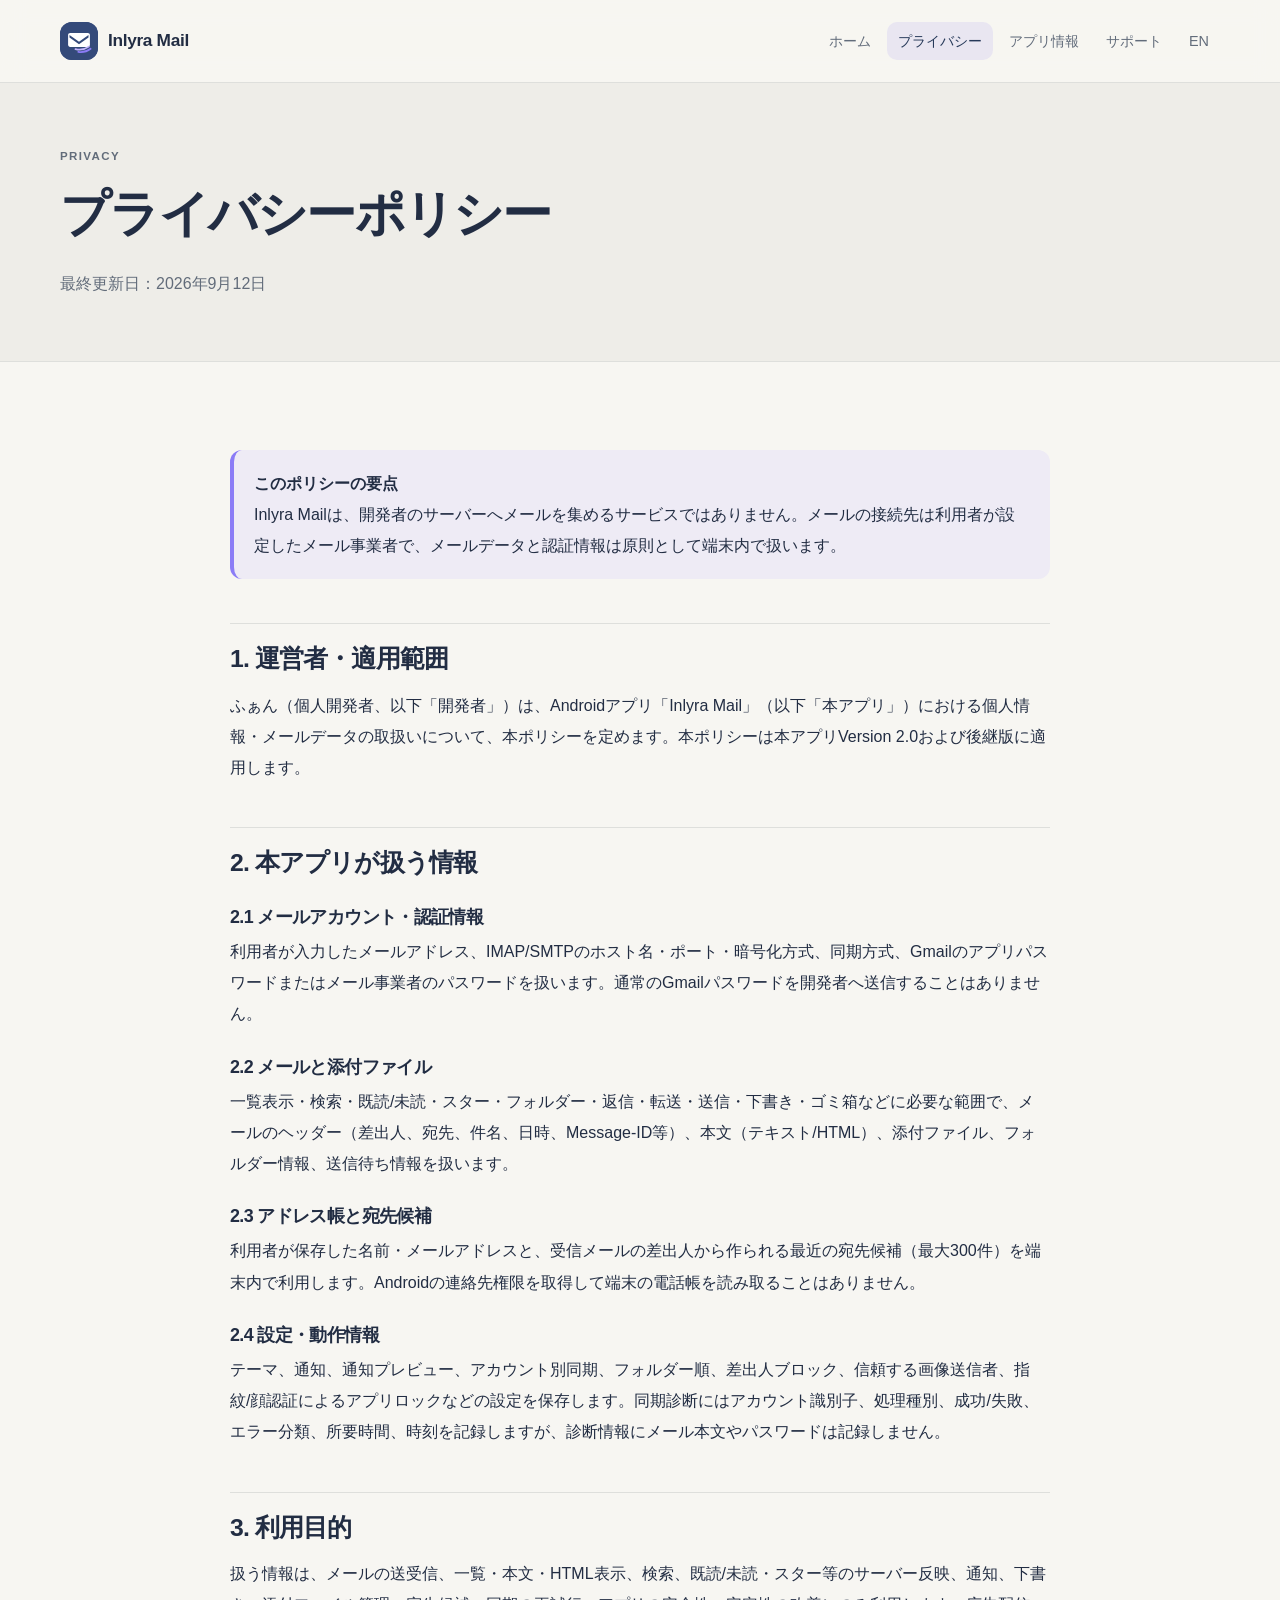
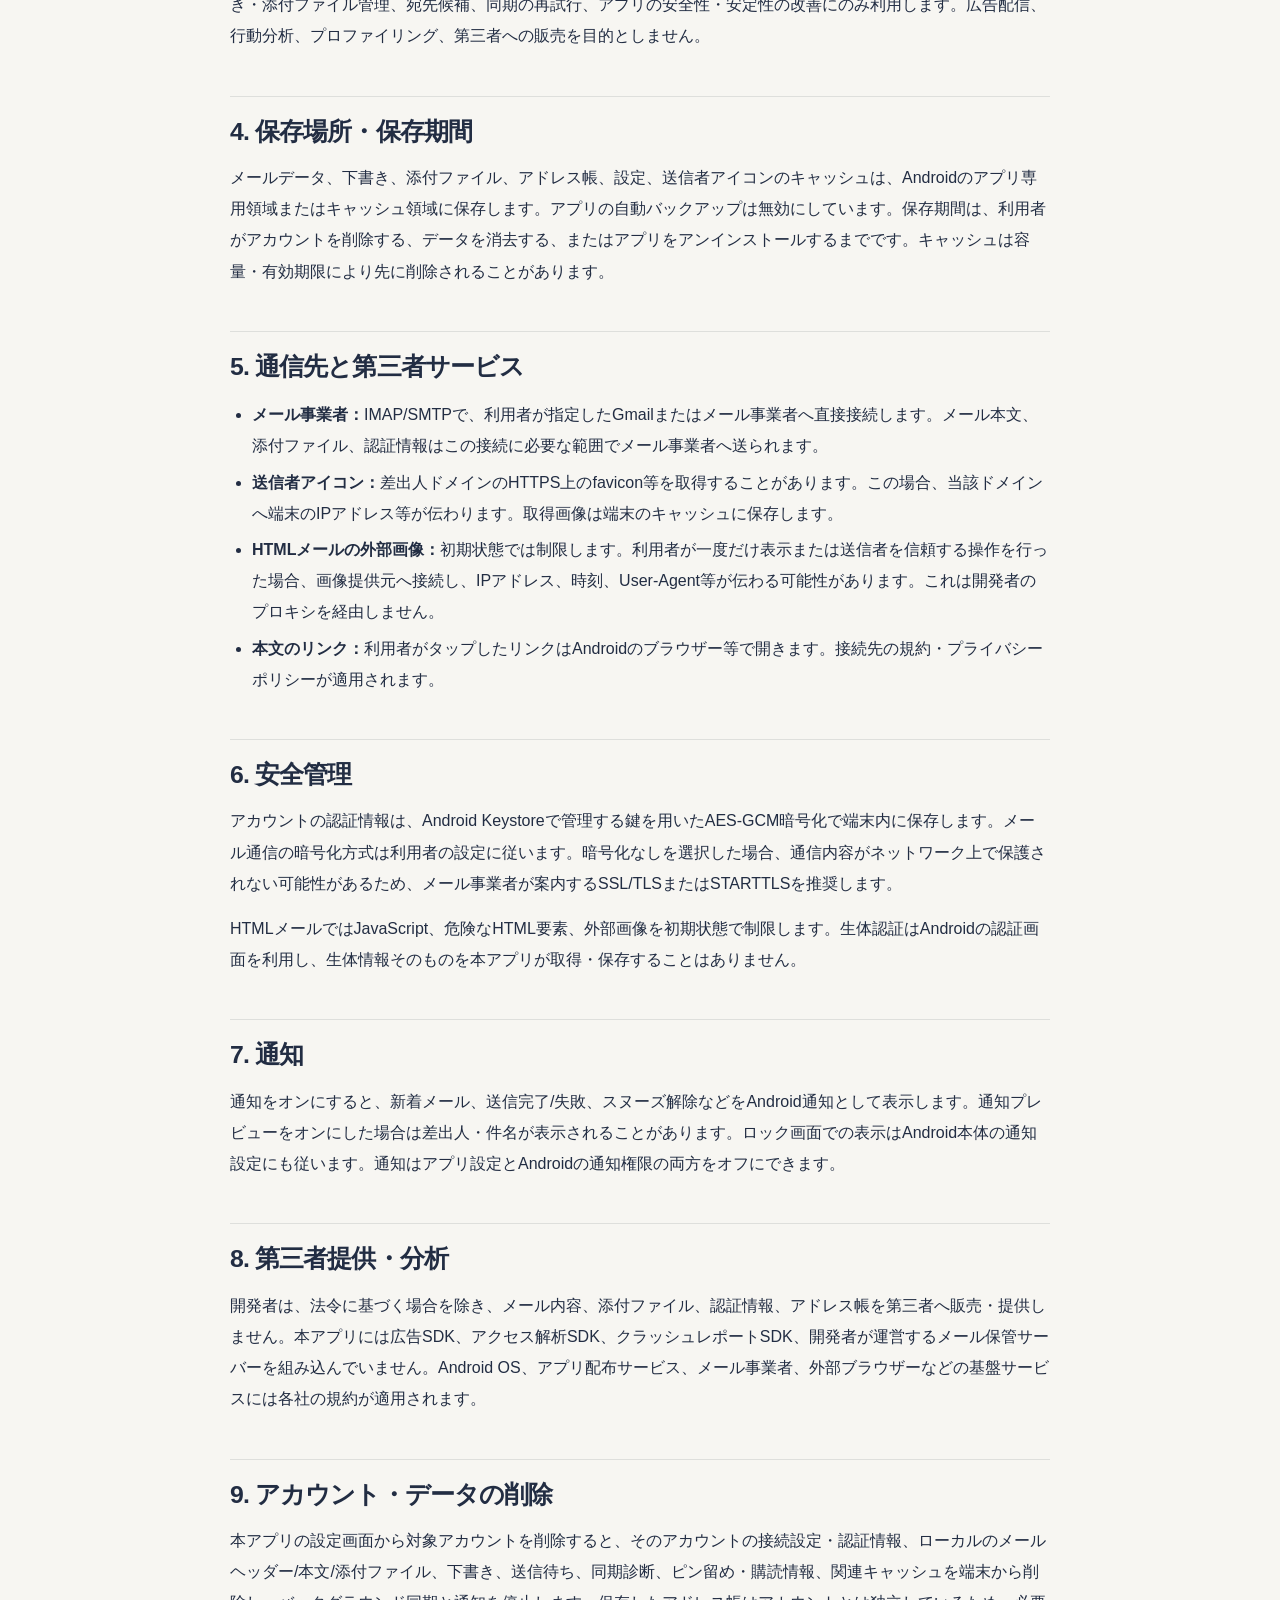
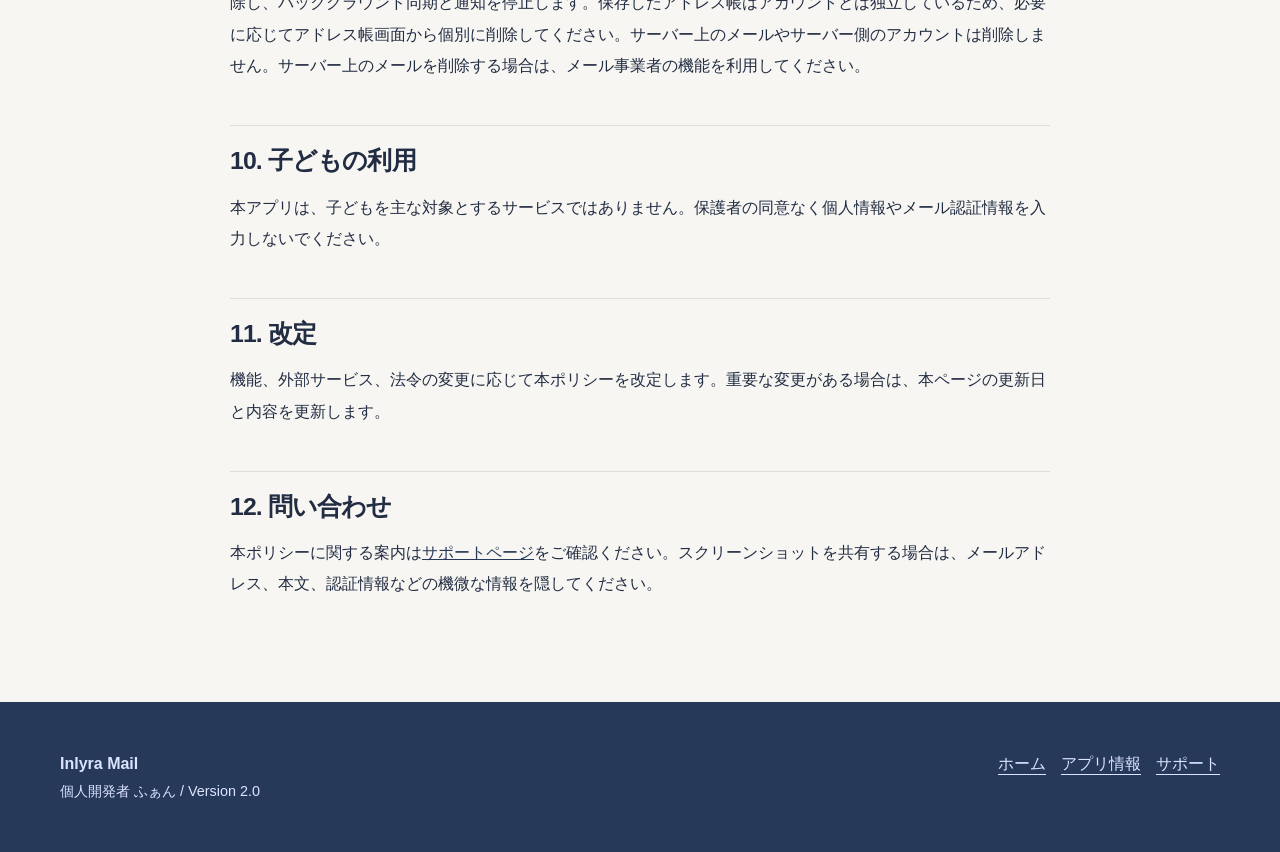
<file: privacy.html>
<!doctype html>
<html lang="ja">
<head>
  <meta charset="utf-8">
  <meta name="viewport" content="width=device-width, initial-scale=1">
  <meta name="description" content="Inlyra Mailのプライバシーポリシー。">
  <title>プライバシーポリシー | Inlyra Mail</title>
  <link rel="stylesheet" href="styles.css">
  <link rel="stylesheet" href="refresh.css">
</head>
<body>
  <header class="site-header"><nav class="nav" aria-label="メインナビゲーション"><a class="brand" href="index.html"><span class="brand-mark" aria-hidden="true"><img src="assets/inlyra-icon.svg" alt=""></span><span class="brand-name">Inlyra Mail</span></a><div class="nav-links"><a href="index.html">ホーム</a><a href="privacy.html" aria-current="page">プライバシー</a><a href="commerce.html">アプリ情報</a><a href="support.html">サポート</a><a href="en/privacy.html" lang="en">EN</a></div></nav></header>
    <main><section class="page-hero"><div class="container"><p class="eyebrow">Privacy</p><h1>プライバシーポリシー</h1><p class="muted">最終更新日：2026年9月12日</p></div></section>
    <section class="section"><div class="container prose">
      <div class="notice"><strong>このポリシーの要点</strong><br>Inlyra Mailは、開発者のサーバーへメールを集めるサービスではありません。メールの接続先は利用者が設定したメール事業者で、メールデータと認証情報は原則として端末内で扱います。</div>
      <h2>1. 運営者・適用範囲</h2>
      <p>ふぁん（個人開発者、以下「開発者」）は、Androidアプリ「Inlyra Mail」（以下「本アプリ」）における個人情報・メールデータの取扱いについて、本ポリシーを定めます。本ポリシーは本アプリVersion 2.0および後継版に適用します。</p>
      <h2>2. 本アプリが扱う情報</h2>
      <h3>2.1 メールアカウント・認証情報</h3>
      <p>利用者が入力したメールアドレス、IMAP/SMTPのホスト名・ポート・暗号化方式、同期方式、Gmailのアプリパスワードまたはメール事業者のパスワードを扱います。通常のGmailパスワードを開発者へ送信することはありません。</p>
      <h3>2.2 メールと添付ファイル</h3>
      <p>一覧表示・検索・既読/未読・スター・フォルダー・返信・転送・送信・下書き・ゴミ箱などに必要な範囲で、メールのヘッダー（差出人、宛先、件名、日時、Message-ID等）、本文（テキスト/HTML）、添付ファイル、フォルダー情報、送信待ち情報を扱います。</p>
      <h3>2.3 アドレス帳と宛先候補</h3>
      <p>利用者が保存した名前・メールアドレスと、受信メールの差出人から作られる最近の宛先候補（最大300件）を端末内で利用します。Androidの連絡先権限を取得して端末の電話帳を読み取ることはありません。</p>
      <h3>2.4 設定・動作情報</h3>
      <p>テーマ、通知、通知プレビュー、アカウント別同期、フォルダー順、差出人ブロック、信頼する画像送信者、指紋/顔認証によるアプリロックなどの設定を保存します。同期診断にはアカウント識別子、処理種別、成功/失敗、エラー分類、所要時間、時刻を記録しますが、診断情報にメール本文やパスワードは記録しません。</p>
      <h2>3. 利用目的</h2>
      <p>扱う情報は、メールの送受信、一覧・本文・HTML表示、検索、既読/未読・スター等のサーバー反映、通知、下書き・添付ファイル管理、宛先候補、同期の再試行、アプリの安全性・安定性の改善にのみ利用します。広告配信、行動分析、プロファイリング、第三者への販売を目的としません。</p>
      <h2>4. 保存場所・保存期間</h2>
      <p>メールデータ、下書き、添付ファイル、アドレス帳、設定、送信者アイコンのキャッシュは、Androidのアプリ専用領域またはキャッシュ領域に保存します。アプリの自動バックアップは無効にしています。保存期間は、利用者がアカウントを削除する、データを消去する、またはアプリをアンインストールするまでです。キャッシュは容量・有効期限により先に削除されることがあります。</p>
      <h2>5. 通信先と第三者サービス</h2>
      <ul><li><strong>メール事業者：</strong>IMAP/SMTPで、利用者が指定したGmailまたはメール事業者へ直接接続します。メール本文、添付ファイル、認証情報はこの接続に必要な範囲でメール事業者へ送られます。</li><li><strong>送信者アイコン：</strong>差出人ドメインのHTTPS上のfavicon等を取得することがあります。この場合、当該ドメインへ端末のIPアドレス等が伝わります。取得画像は端末のキャッシュに保存します。</li><li><strong>HTMLメールの外部画像：</strong>初期状態では制限します。利用者が一度だけ表示または送信者を信頼する操作を行った場合、画像提供元へ接続し、IPアドレス、時刻、User-Agent等が伝わる可能性があります。これは開発者のプロキシを経由しません。</li><li><strong>本文のリンク：</strong>利用者がタップしたリンクはAndroidのブラウザー等で開きます。接続先の規約・プライバシーポリシーが適用されます。</li></ul>
      <h2>6. 安全管理</h2>
      <p>アカウントの認証情報は、Android Keystoreで管理する鍵を用いたAES-GCM暗号化で端末内に保存します。メール通信の暗号化方式は利用者の設定に従います。暗号化なしを選択した場合、通信内容がネットワーク上で保護されない可能性があるため、メール事業者が案内するSSL/TLSまたはSTARTTLSを推奨します。</p>
      <p>HTMLメールではJavaScript、危険なHTML要素、外部画像を初期状態で制限します。生体認証はAndroidの認証画面を利用し、生体情報そのものを本アプリが取得・保存することはありません。</p>
      <h2>7. 通知</h2>
      <p>通知をオンにすると、新着メール、送信完了/失敗、スヌーズ解除などをAndroid通知として表示します。通知プレビューをオンにした場合は差出人・件名が表示されることがあります。ロック画面での表示はAndroid本体の通知設定にも従います。通知はアプリ設定とAndroidの通知権限の両方をオフにできます。</p>
      <h2>8. 第三者提供・分析</h2>
      <p>開発者は、法令に基づく場合を除き、メール内容、添付ファイル、認証情報、アドレス帳を第三者へ販売・提供しません。本アプリには広告SDK、アクセス解析SDK、クラッシュレポートSDK、開発者が運営するメール保管サーバーを組み込んでいません。Android OS、アプリ配布サービス、メール事業者、外部ブラウザーなどの基盤サービスには各社の規約が適用されます。</p>
      <h2>9. アカウント・データの削除</h2>
      <p>本アプリの設定画面から対象アカウントを削除すると、そのアカウントの接続設定・認証情報、ローカルのメールヘッダー/本文/添付ファイル、下書き、送信待ち、同期診断、ピン留め・購読情報、関連キャッシュを端末から削除し、バックグラウンド同期と通知を停止します。保存したアドレス帳はアカウントとは独立しているため、必要に応じてアドレス帳画面から個別に削除してください。サーバー上のメールやサーバー側のアカウントは削除しません。サーバー上のメールを削除する場合は、メール事業者の機能を利用してください。</p>
      <h2>10. 子どもの利用</h2>
      <p>本アプリは、子どもを主な対象とするサービスではありません。保護者の同意なく個人情報やメール認証情報を入力しないでください。</p>
      <h2>11. 改定</h2>
      <p>機能、外部サービス、法令の変更に応じて本ポリシーを改定します。重要な変更がある場合は、本ページの更新日と内容を更新します。</p>
      <h2>12. 問い合わせ</h2>
      <p>本ポリシーに関する案内は<a href="support.html">サポートページ</a>をご確認ください。スクリーンショットを共有する場合は、メールアドレス、本文、認証情報などの機微な情報を隠してください。</p>
    </div></section>
  </main>
  <footer class="site-footer"><div class="container footer-grid"><div><strong>Inlyra Mail</strong><br><span class="small">個人開発者 ふぁん / Version 2.0</span></div><div class="footer-links"><a href="index.html">ホーム</a><a href="commerce.html">アプリ情報</a><a href="support.html">サポート</a></div></div></footer>
</body>
</html>
</file>
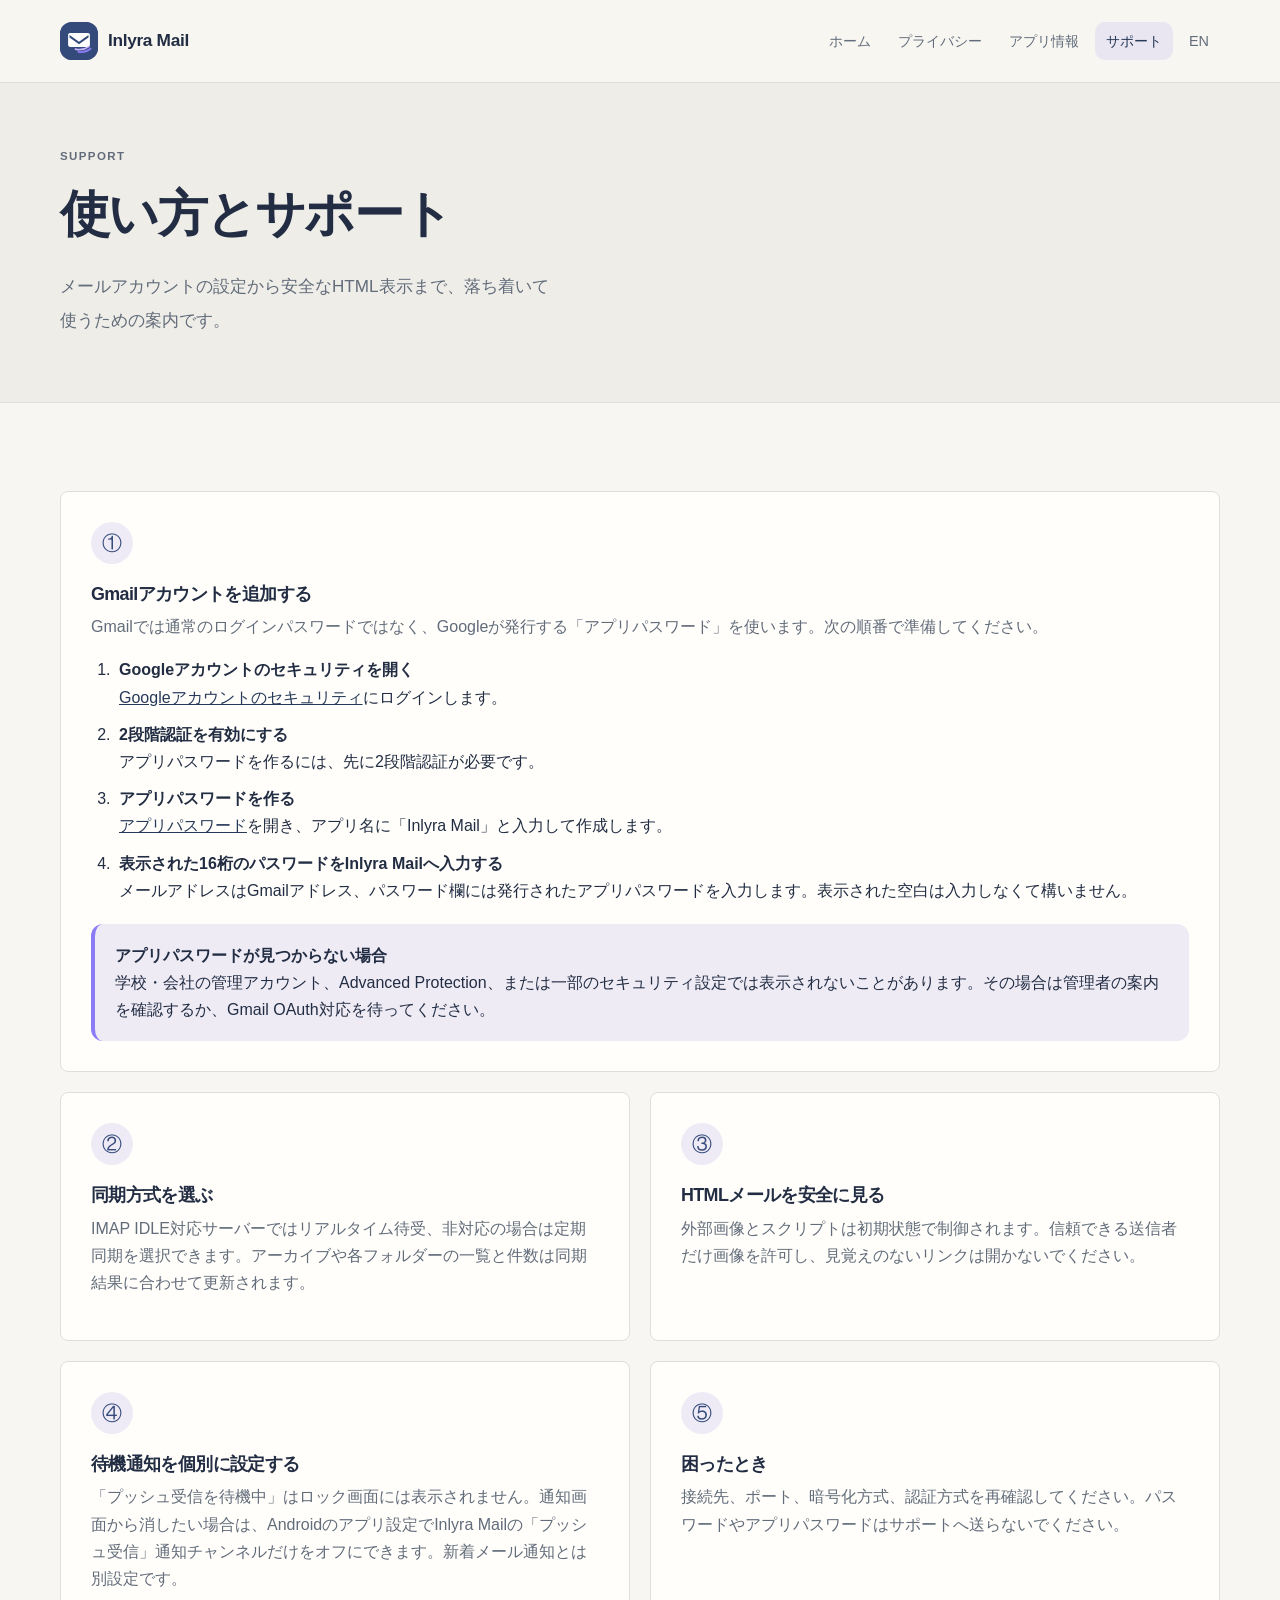
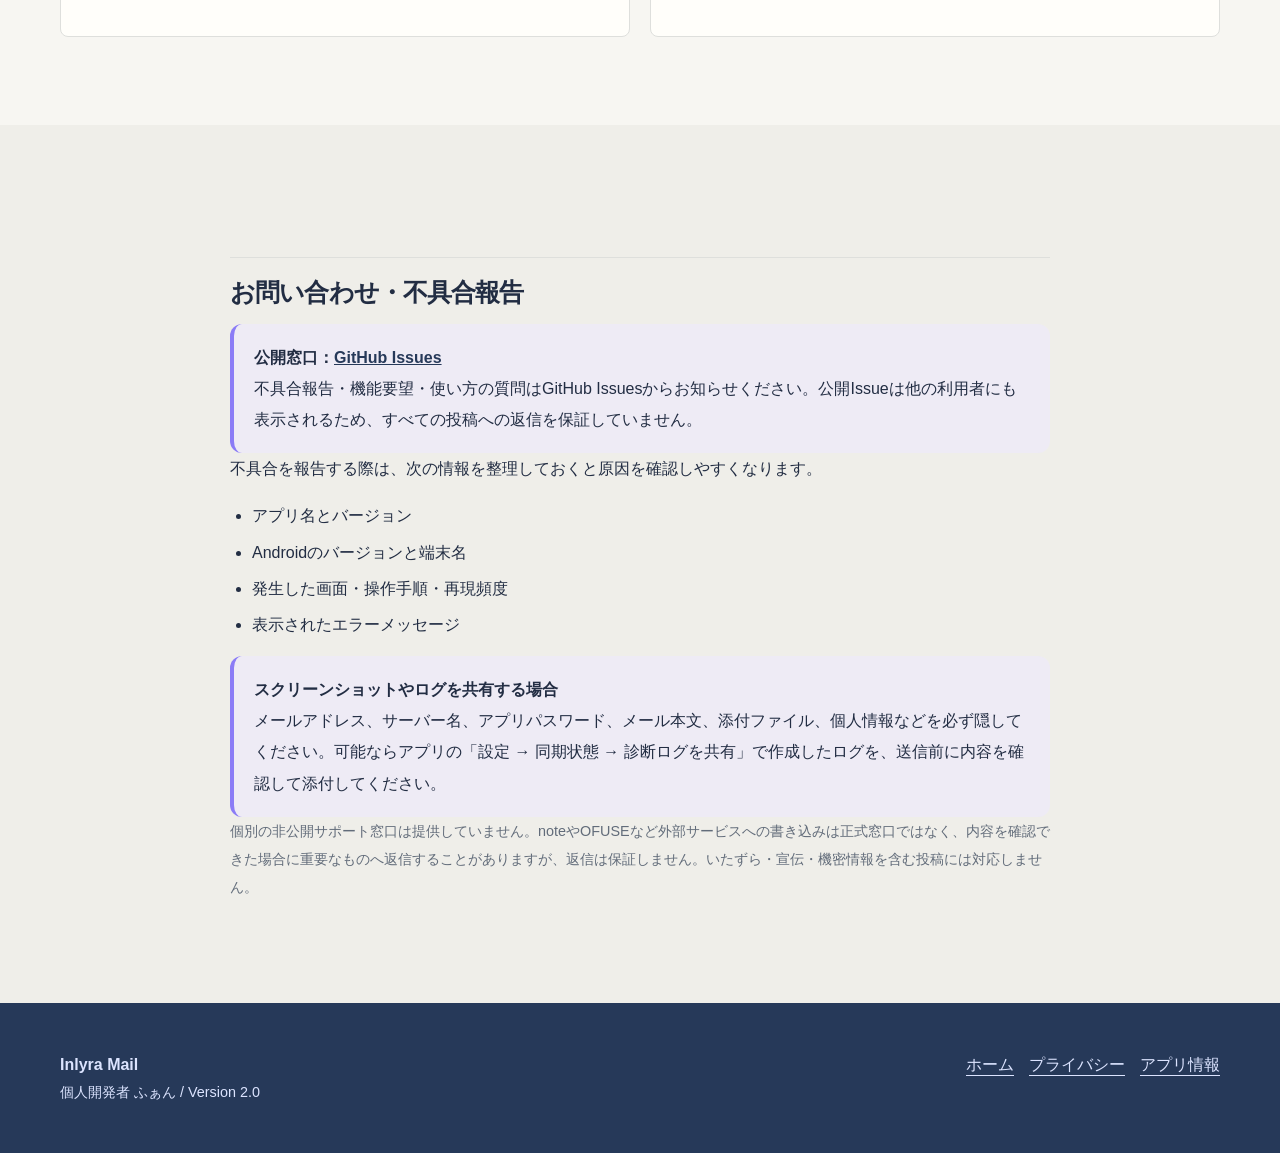
<file: support.html>
<!doctype html>
<html lang="ja">
<head>
  <meta charset="utf-8">
  <meta name="viewport" content="width=device-width, initial-scale=1">
  <meta name="description" content="Inlyra Mailの使い方とサポート。">
  <title>サポート | Inlyra Mail</title>
  <link rel="stylesheet" href="styles.css">
  <link rel="stylesheet" href="refresh.css">
</head>
<body>
  <header class="site-header"><nav class="nav" aria-label="メインナビゲーション"><a class="brand" href="index.html"><span class="brand-mark" aria-hidden="true"><img src="assets/inlyra-icon.svg" alt=""></span><span class="brand-name">Inlyra Mail</span></a><div class="nav-links"><a href="index.html">ホーム</a><a href="privacy.html">プライバシー</a><a href="commerce.html">アプリ情報</a><a href="support.html" aria-current="page">サポート</a><a href="en/support.html" lang="en">EN</a></div></nav></header>
  <main><section class="page-hero"><div class="container"><p class="eyebrow">Support</p><h1>使い方とサポート</h1><p class="lead">メールアカウントの設定から安全なHTML表示まで、落ち着いて使うための案内です。</p></div></section>
    <section class="section"><div class="container grid-2">
      <article class="card support-wide"><div class="icon">①</div><h3>Gmailアカウントを追加する</h3><p class="muted">Gmailでは通常のログインパスワードではなく、Googleが発行する「アプリパスワード」を使います。次の順番で準備してください。</p><ol class="steps"><li><strong>Googleアカウントのセキュリティを開く</strong><br><a href="https://myaccount.google.com/security" target="_blank" rel="noopener">Googleアカウントのセキュリティ</a>にログインします。</li><li><strong>2段階認証を有効にする</strong><br>アプリパスワードを作るには、先に2段階認証が必要です。</li><li><strong>アプリパスワードを作る</strong><br><a href="https://myaccount.google.com/apppasswords" target="_blank" rel="noopener">アプリパスワード</a>を開き、アプリ名に「Inlyra Mail」と入力して作成します。</li><li><strong>表示された16桁のパスワードをInlyra Mailへ入力する</strong><br>メールアドレスはGmailアドレス、パスワード欄には発行されたアプリパスワードを入力します。表示された空白は入力しなくて構いません。</li></ol><div class="notice"><strong>アプリパスワードが見つからない場合</strong><br>学校・会社の管理アカウント、Advanced Protection、または一部のセキュリティ設定では表示されないことがあります。その場合は管理者の案内を確認するか、Gmail OAuth対応を待ってください。</div></article>
      <article class="card"><div class="icon">②</div><h3>同期方式を選ぶ</h3><p class="muted">IMAP IDLE対応サーバーではリアルタイム待受、非対応の場合は定期同期を選択できます。アーカイブや各フォルダーの一覧と件数は同期結果に合わせて更新されます。</p></article>
      <article class="card"><div class="icon">③</div><h3>HTMLメールを安全に見る</h3><p class="muted">外部画像とスクリプトは初期状態で制御されます。信頼できる送信者だけ画像を許可し、見覚えのないリンクは開かないでください。</p></article>
      <article class="card"><div class="icon">④</div><h3>待機通知を個別に設定する</h3><p class="muted">「プッシュ受信を待機中」はロック画面には表示されません。通知画面から消したい場合は、Androidのアプリ設定でInlyra Mailの「プッシュ受信」通知チャンネルだけをオフにできます。新着メール通知とは別設定です。</p></article>
      <article class="card"><div class="icon">⑤</div><h3>困ったとき</h3><p class="muted">接続先、ポート、暗号化方式、認証方式を再確認してください。パスワードやアプリパスワードはサポートへ送らないでください。</p></article>
    </div></section>
    <section class="section section-alt"><div class="container prose"><h2>お問い合わせ・不具合報告</h2><div class="notice"><strong>公開窓口：<a href="https://github.com/dhinsk65-create/Inlyra-mail-releases/issues" target="_blank" rel="noopener">GitHub Issues</a></strong><br>不具合報告・機能要望・使い方の質問はGitHub Issuesからお知らせください。公開Issueは他の利用者にも表示されるため、すべての投稿への返信を保証していません。</div><p>不具合を報告する際は、次の情報を整理しておくと原因を確認しやすくなります。</p><ul><li>アプリ名とバージョン</li><li>Androidのバージョンと端末名</li><li>発生した画面・操作手順・再現頻度</li><li>表示されたエラーメッセージ</li></ul><div class="notice"><strong>スクリーンショットやログを共有する場合</strong><br>メールアドレス、サーバー名、アプリパスワード、メール本文、添付ファイル、個人情報などを必ず隠してください。可能ならアプリの「設定 → 同期状態 → 診断ログを共有」で作成したログを、送信前に内容を確認して添付してください。</div><p class="muted small">個別の非公開サポート窓口は提供していません。noteやOFUSEなど外部サービスへの書き込みは正式窓口ではなく、内容を確認できた場合に重要なものへ返信することがありますが、返信は保証しません。いたずら・宣伝・機密情報を含む投稿には対応しません。</p></div></section>
  </main>
  <footer class="site-footer"><div class="container footer-grid"><div><strong>Inlyra Mail</strong><br><span class="small">個人開発者 ふぁん / Version 2.0</span></div><div class="footer-links"><a href="index.html">ホーム</a><a href="privacy.html">プライバシー</a><a href="commerce.html">アプリ情報</a></div></div></footer>
</body>
</html>
</file>
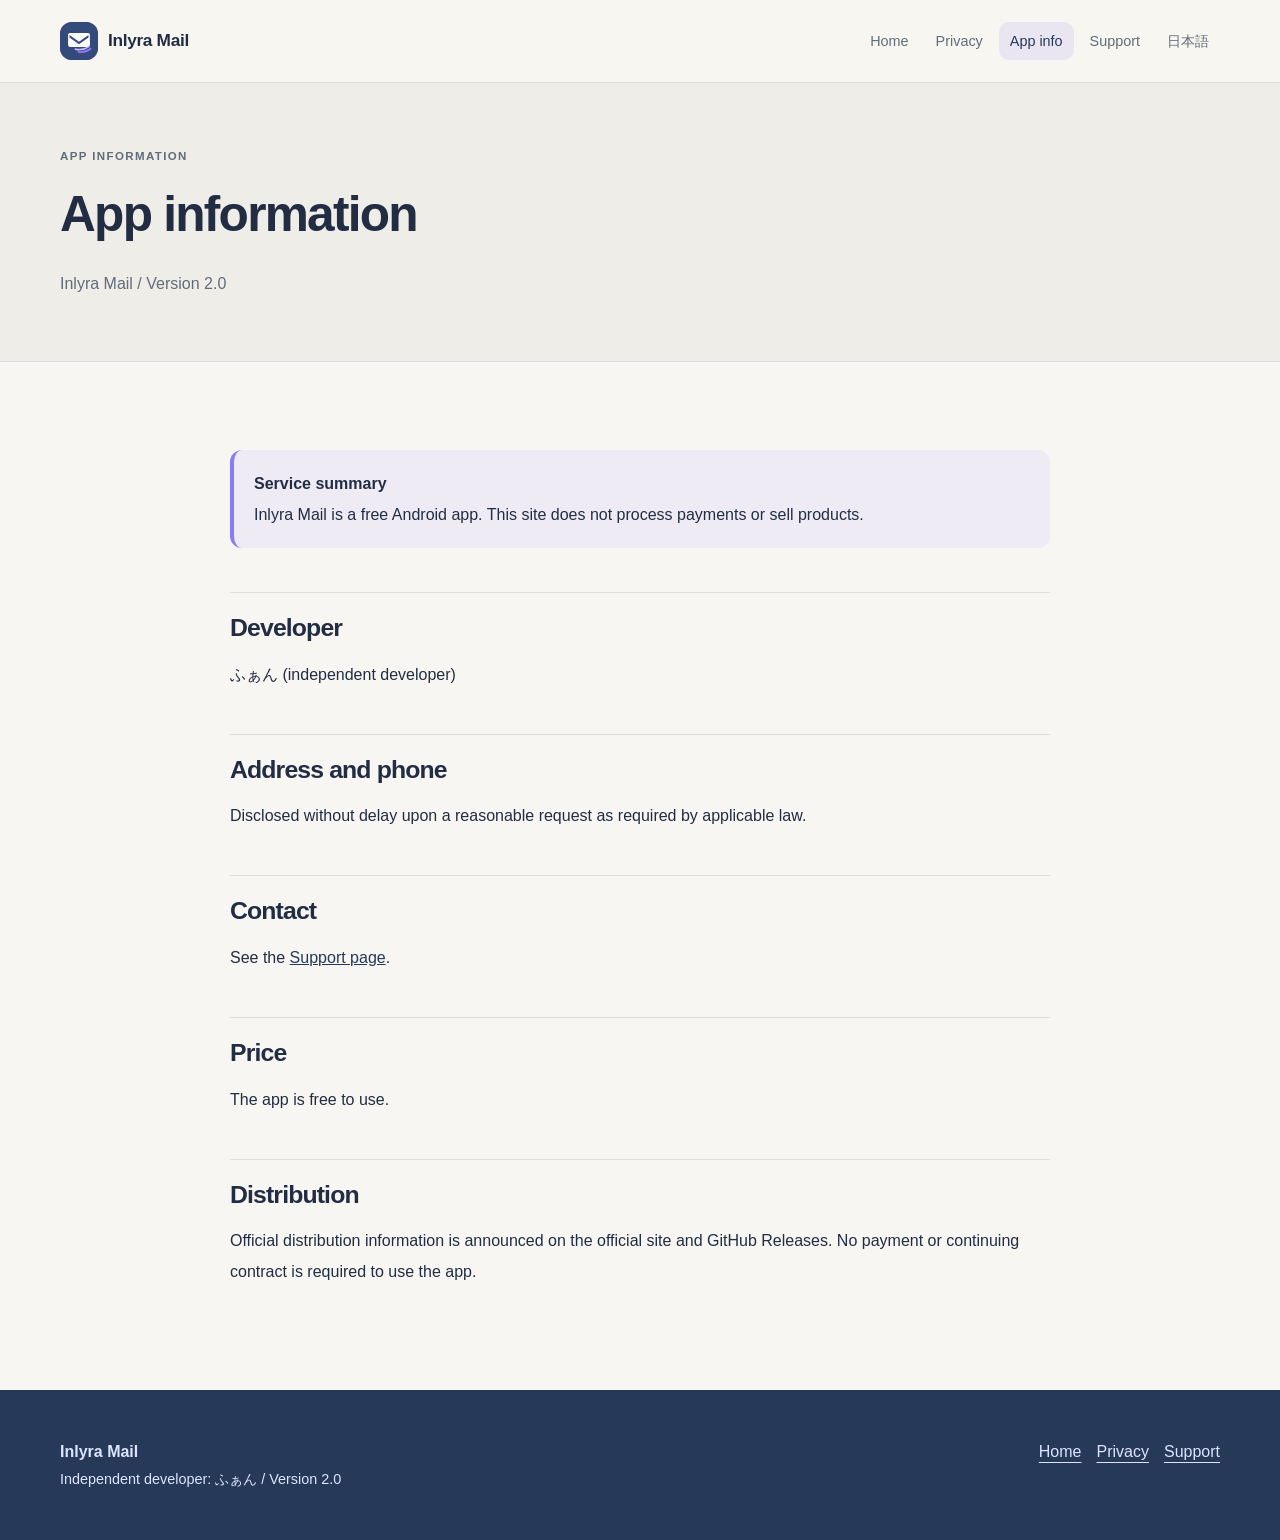
<file: en/commerce.html>
<!doctype html>
<html lang="en">
<head>
  <meta charset="utf-8">
  <meta name="viewport" content="width=device-width, initial-scale=1">
  <meta name="description" content="App information for Inlyra Mail.">
  <title>App Information | Inlyra Mail</title>
  <link rel="stylesheet" href="../styles.css">
  <link rel="stylesheet" href="../refresh.css">
</head>
<body>
  <header class="site-header"><nav class="nav" aria-label="Main navigation"><a class="brand" href="index.html"><span class="brand-mark" aria-hidden="true"><img src="../assets/inlyra-icon.svg" alt=""></span><span class="brand-name">Inlyra Mail</span></a><div class="nav-links"><a href="index.html">Home</a><a href="privacy.html">Privacy</a><a href="commerce.html" aria-current="page">App info</a><a href="support.html">Support</a><a href="../commerce.html" lang="ja">日本語</a></div></nav></header>
  <main><section class="page-hero"><div class="container"><p class="eyebrow">App information</p><h1>App information</h1><p class="muted">Inlyra Mail / Version 2.0</p></div></section>
    <section class="section"><div class="container prose"><div class="notice"><strong>Service summary</strong><br>Inlyra Mail is a free Android app. This site does not process payments or sell products.</div><h2>Developer</h2><p>ふぁん (independent developer)</p><h2>Address and phone</h2><p>Disclosed without delay upon a reasonable request as required by applicable law.</p><h2>Contact</h2><p>See the <a href="support.html">Support page</a>.</p><h2>Price</h2><p>The app is free to use.</p><h2>Distribution</h2><p>Official distribution information is announced on the official site and GitHub Releases. No payment or continuing contract is required to use the app.</p></div></section>
  </main>
  <footer class="site-footer"><div class="container footer-grid"><div><strong>Inlyra Mail</strong><br><span class="small">Independent developer: ふぁん / Version 2.0</span></div><div class="footer-links"><a href="index.html">Home</a><a href="privacy.html">Privacy</a><a href="support.html">Support</a></div></div></footer>
</body>
</html>
</file>
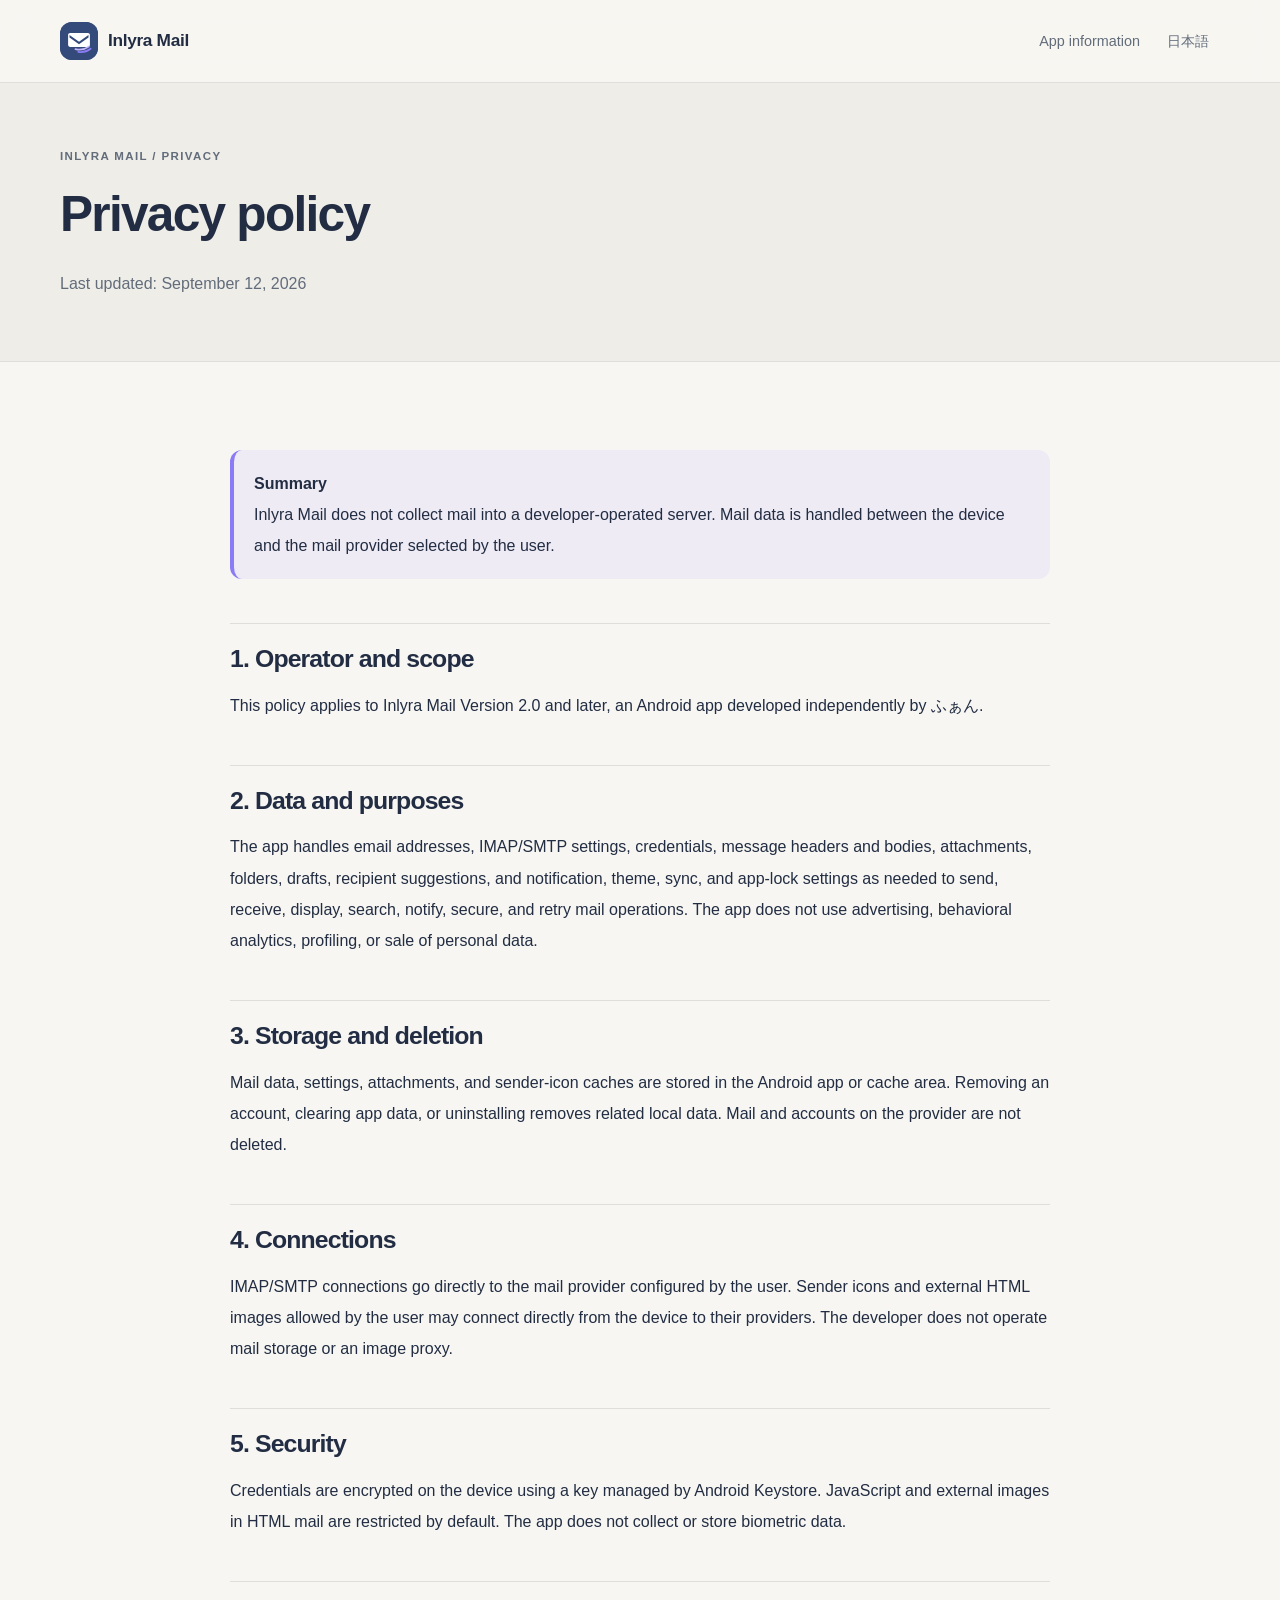
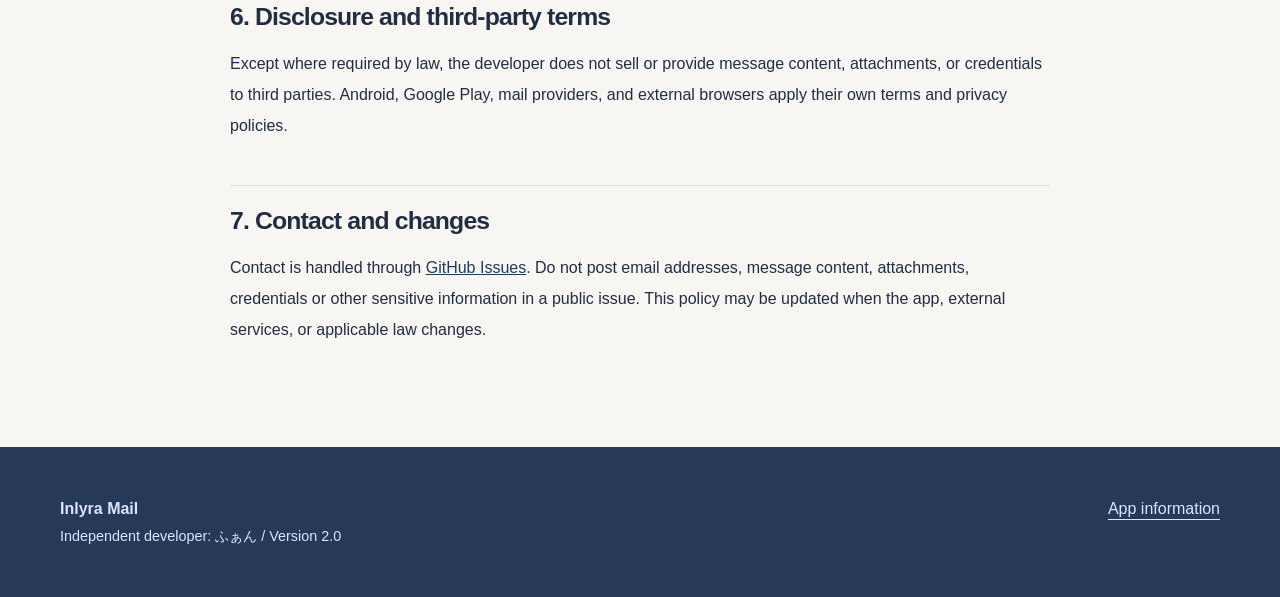
<file: en/play-privacy.html>
<!doctype html>
<html lang="en">
<head>
  <meta charset="utf-8">
  <meta name="viewport" content="width=device-width, initial-scale=1">
  <meta name="description" content="Google Play privacy policy for Inlyra Mail.">
  <title>Privacy policy | Inlyra Mail</title>
  <link rel="stylesheet" href="../styles.css">
  <link rel="stylesheet" href="../refresh.css">
</head>
<body>
  <header class="site-header"><nav class="nav" aria-label="Google Play information"><a class="brand" href="play.html"><span class="brand-mark" aria-hidden="true"><img src="../assets/inlyra-icon.svg" alt=""></span><span class="brand-name">Inlyra Mail</span></a><div class="nav-links"><a href="play.html">App information</a><a href="../play-privacy.html" lang="ja">日本語</a></div></nav></header>
  <main><section class="page-hero"><div class="container"><p class="eyebrow">Inlyra Mail / Privacy</p><h1>Privacy policy</h1><p class="muted">Last updated: September 12, 2026</p></div></section>
    <section class="section"><div class="container prose">
      <div class="notice"><strong>Summary</strong><br>Inlyra Mail does not collect mail into a developer-operated server. Mail data is handled between the device and the mail provider selected by the user.</div>
      <h2>1. Operator and scope</h2><p>This policy applies to Inlyra Mail Version 2.0 and later, an Android app developed independently by ふぁん.</p>
      <h2>2. Data and purposes</h2><p>The app handles email addresses, IMAP/SMTP settings, credentials, message headers and bodies, attachments, folders, drafts, recipient suggestions, and notification, theme, sync, and app-lock settings as needed to send, receive, display, search, notify, secure, and retry mail operations. The app does not use advertising, behavioral analytics, profiling, or sale of personal data.</p>
      <h2>3. Storage and deletion</h2><p>Mail data, settings, attachments, and sender-icon caches are stored in the Android app or cache area. Removing an account, clearing app data, or uninstalling removes related local data. Mail and accounts on the provider are not deleted.</p>
      <h2>4. Connections</h2><p>IMAP/SMTP connections go directly to the mail provider configured by the user. Sender icons and external HTML images allowed by the user may connect directly from the device to their providers. The developer does not operate mail storage or an image proxy.</p>
      <h2>5. Security</h2><p>Credentials are encrypted on the device using a key managed by Android Keystore. JavaScript and external images in HTML mail are restricted by default. The app does not collect or store biometric data.</p>
      <h2>6. Disclosure and third-party terms</h2><p>Except where required by law, the developer does not sell or provide message content, attachments, or credentials to third parties. Android, Google Play, mail providers, and external browsers apply their own terms and privacy policies.</p>
      <h2>7. Contact and changes</h2><p>Contact is handled through <a href="https://github.com/dhinsk65-create/Inlyra-mail-releases/issues" target="_blank" rel="noopener">GitHub Issues</a>. Do not post email addresses, message content, attachments, credentials or other sensitive information in a public issue. This policy may be updated when the app, external services, or applicable law changes.</p>
    </div></section>
  </main>
  <footer class="site-footer"><div class="container footer-grid"><div><strong>Inlyra Mail</strong><br><span class="small">Independent developer: ふぁん / Version 2.0</span></div><div class="footer-links"><a href="play.html">App information</a></div></div></footer>
</body>
</html>
</file>
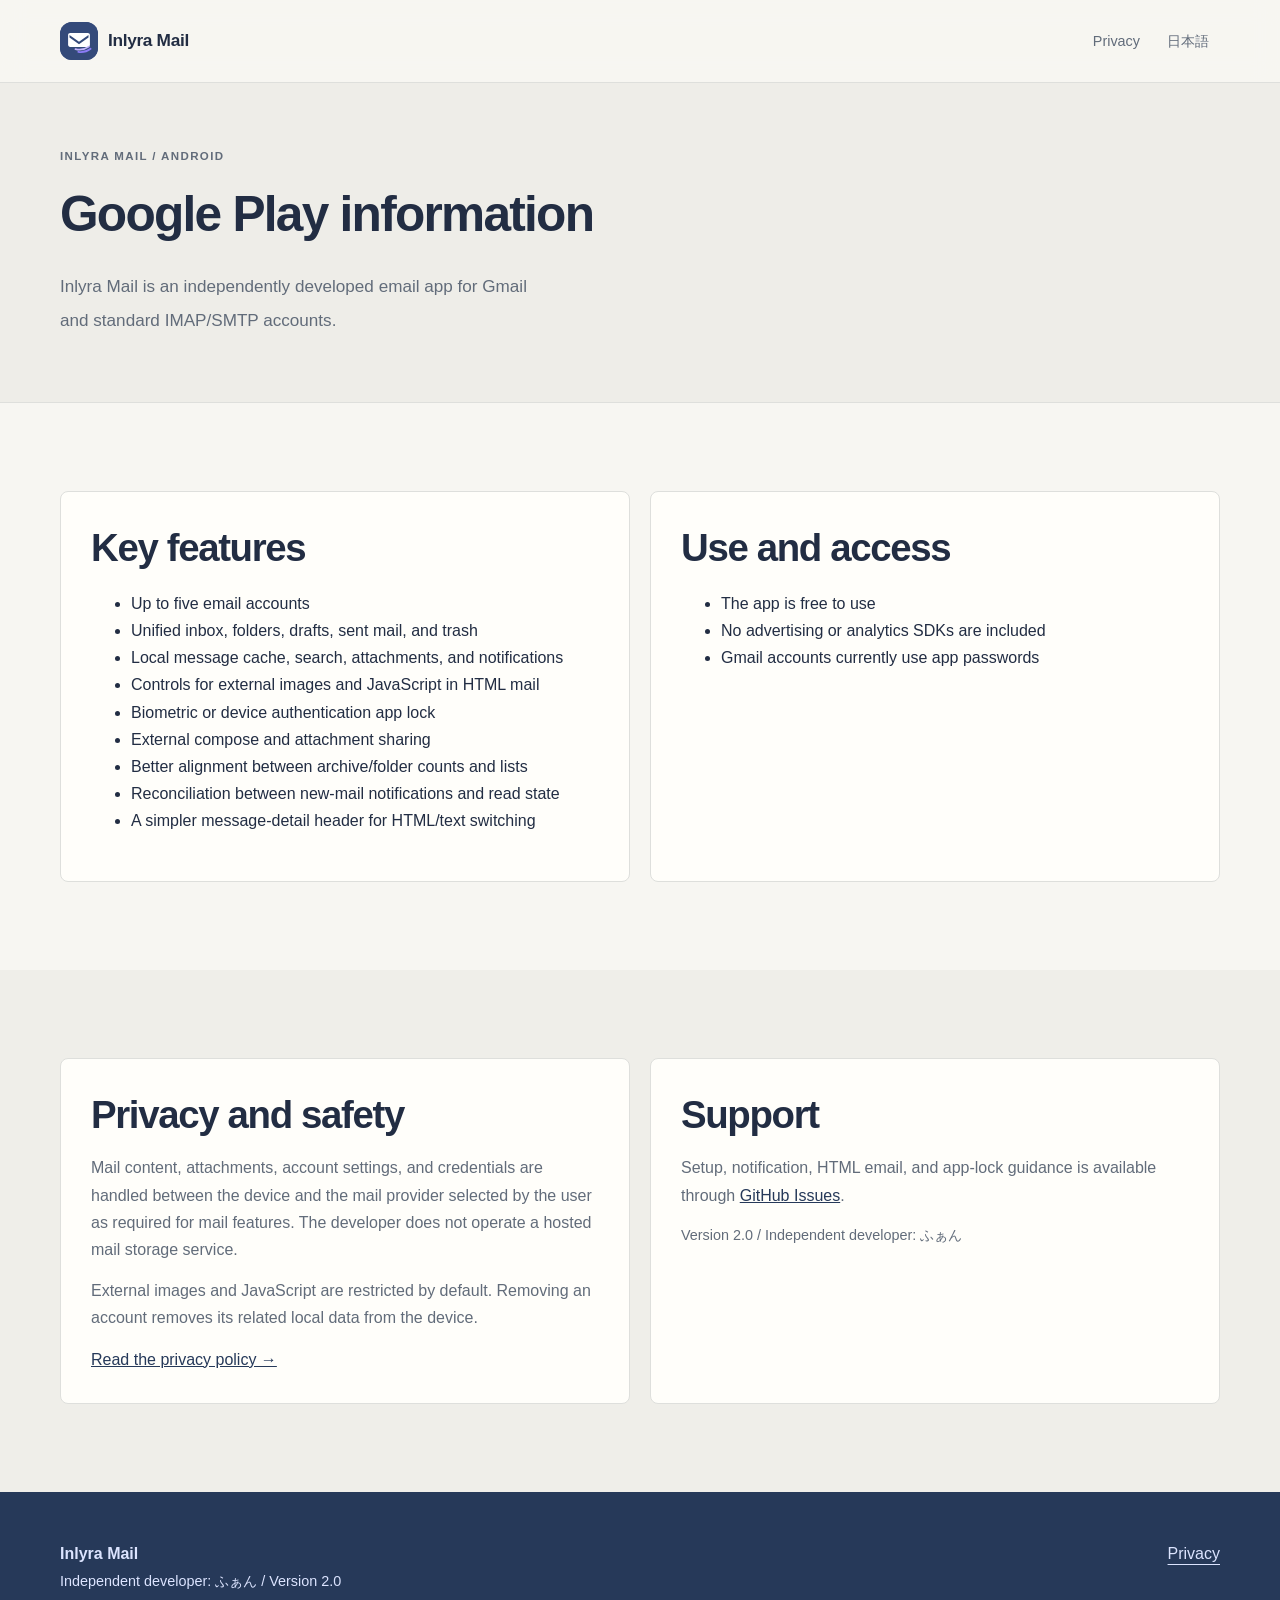
<file: en/play.html>
<!doctype html>
<html lang="en">
<head>
  <meta charset="utf-8">
  <meta name="viewport" content="width=device-width, initial-scale=1">
  <meta name="description" content="Google Play information for Inlyra Mail, including features, privacy, and safe-use guidance.">
  <title>Google Play information | Inlyra Mail</title>
  <link rel="stylesheet" href="../styles.css">
  <link rel="stylesheet" href="../refresh.css">
</head>
<body>
  <header class="site-header">
    <nav class="nav" aria-label="Google Play information">
      <a class="brand" href="play.html">
        <span class="brand-mark" aria-hidden="true"><img src="../assets/inlyra-icon.svg" alt=""></span>
        <span class="brand-name">Inlyra Mail</span>
      </a>
      <div class="nav-links">
        <a href="play-privacy.html">Privacy</a>
        <a href="../play.html" lang="ja">日本語</a>
      </div>
    </nav>
  </header>

  <main>
    <section class="page-hero">
      <div class="container">
        <p class="eyebrow">Inlyra Mail / Android</p>
        <h1>Google Play information</h1>
        <p class="lead">Inlyra Mail is an independently developed email app for Gmail and standard IMAP/SMTP accounts.</p>
      </div>
    </section>

    <section class="section">
      <div class="container grid-2">
        <article class="card">
          <h2>Key features</h2>
          <ul>
            <li>Up to five email accounts</li>
            <li>Unified inbox, folders, drafts, sent mail, and trash</li>
            <li>Local message cache, search, attachments, and notifications</li>
            <li>Controls for external images and JavaScript in HTML mail</li>
            <li>Biometric or device authentication app lock</li>
            <li>External compose and attachment sharing</li>
            <li>Better alignment between archive/folder counts and lists</li>
            <li>Reconciliation between new-mail notifications and read state</li>
            <li>A simpler message-detail header for HTML/text switching</li>
          </ul>
        </article>
        <article class="card">
          <h2>Use and access</h2>
          <ul>
            <li>The app is free to use</li>
            <li>No advertising or analytics SDKs are included</li>
            <li>Gmail accounts currently use app passwords</li>
          </ul>
        </article>
      </div>
    </section>

    <section class="section section-alt">
      <div class="container grid-2">
        <article class="card">
          <h2>Privacy and safety</h2>
          <p class="muted">Mail content, attachments, account settings, and credentials are handled between the device and the mail provider selected by the user as required for mail features. The developer does not operate a hosted mail storage service.</p>
          <p class="muted">External images and JavaScript are restricted by default. Removing an account removes its related local data from the device.</p>
          <a href="play-privacy.html">Read the privacy policy →</a>
        </article>
        <article class="card">
          <h2>Support</h2>
          <p class="muted">Setup, notification, HTML email, and app-lock guidance is available through <a href="https://github.com/dhinsk65-create/Inlyra-mail-releases/issues" target="_blank" rel="noopener">GitHub Issues</a>.</p>
          <p class="muted small">Version 2.0 / Independent developer: ふぁん</p>
        </article>
      </div>
    </section>
  </main>

  <footer class="site-footer"><div class="container footer-grid"><div><strong>Inlyra Mail</strong><br><span class="small">Independent developer: ふぁん / Version 2.0</span></div><div class="footer-links"><a href="play-privacy.html">Privacy</a></div></div></footer>
</body>
</html>
</file>
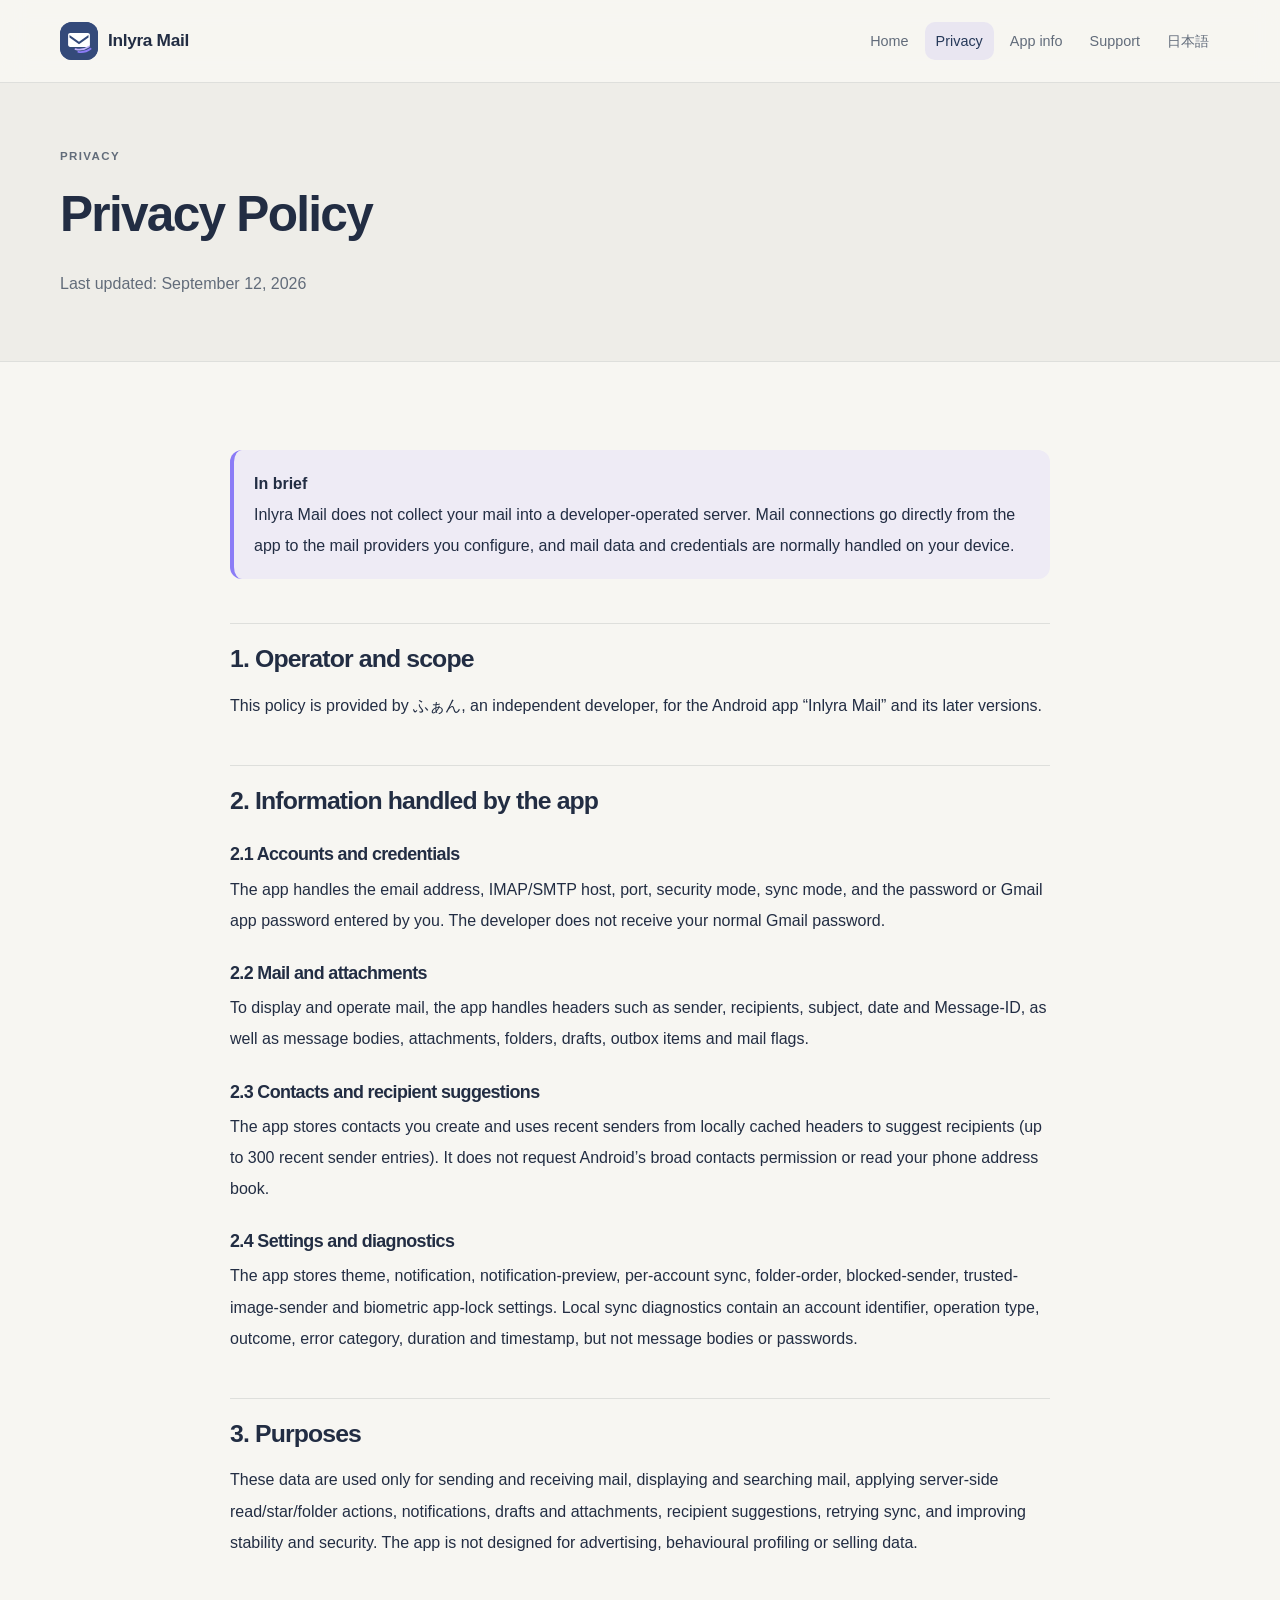
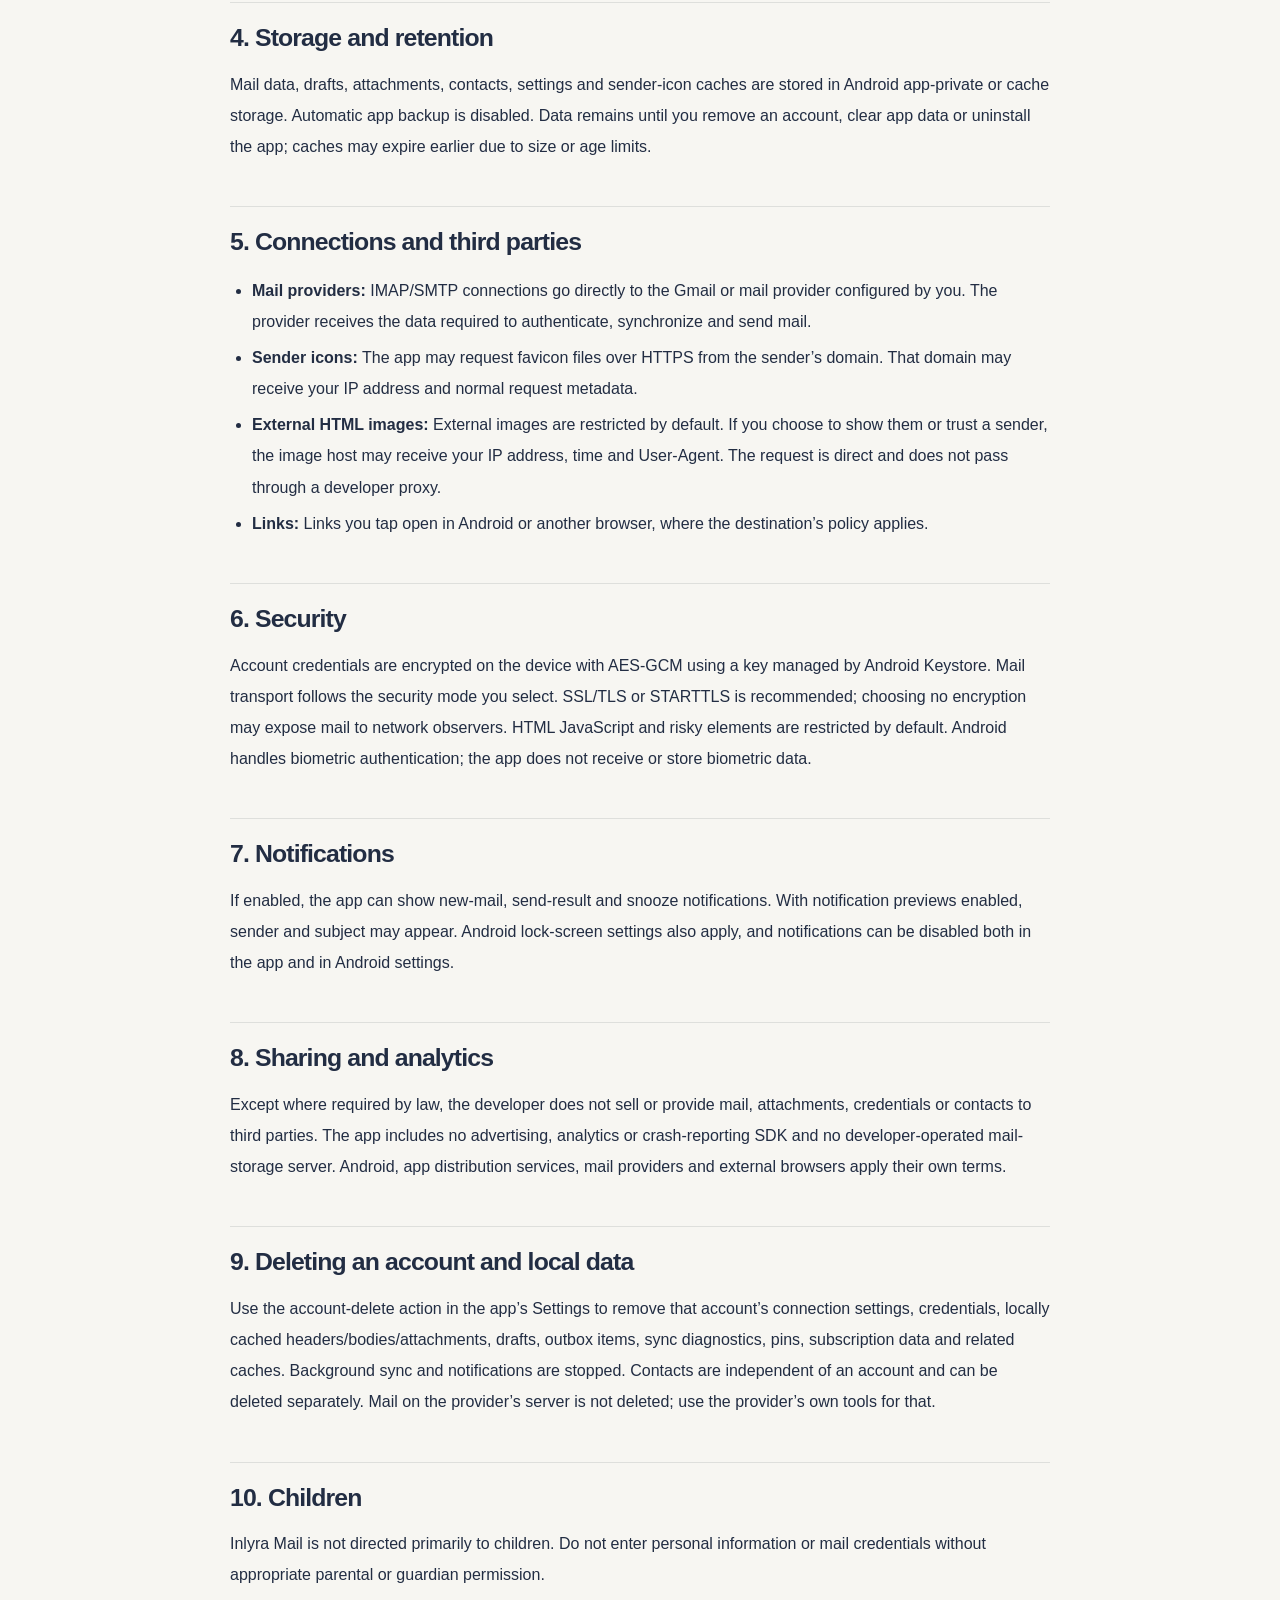
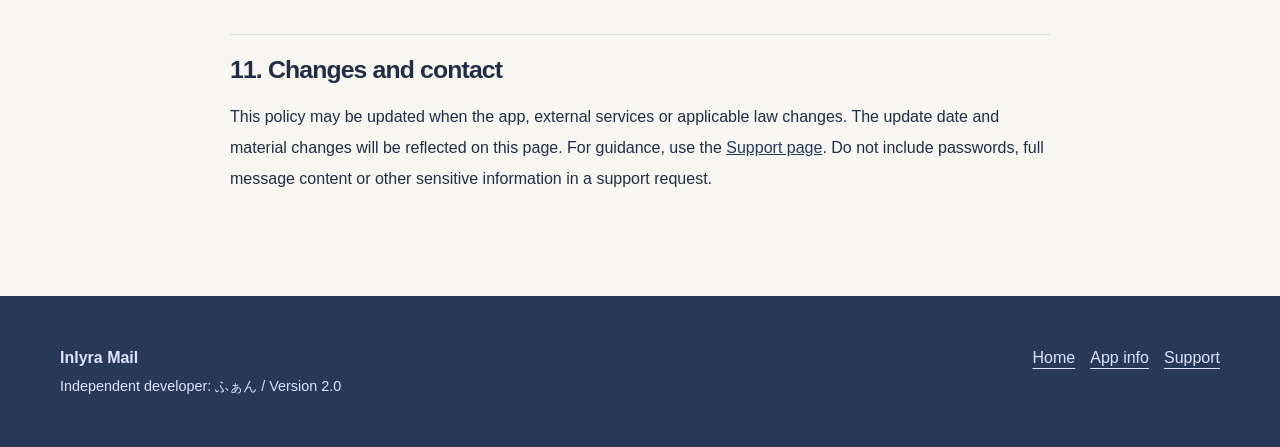
<file: en/privacy.html>
<!doctype html>
<html lang="en">
<head>
  <meta charset="utf-8">
  <meta name="viewport" content="width=device-width, initial-scale=1">
  <meta name="description" content="Inlyra Mail privacy policy.">
  <title>Privacy Policy | Inlyra Mail</title>
  <link rel="stylesheet" href="../styles.css">
  <link rel="stylesheet" href="../refresh.css">
</head>
<body>
  <header class="site-header"><nav class="nav" aria-label="Main navigation"><a class="brand" href="index.html"><span class="brand-mark" aria-hidden="true"><img src="../assets/inlyra-icon.svg" alt=""></span><span class="brand-name">Inlyra Mail</span></a><div class="nav-links"><a href="index.html">Home</a><a href="privacy.html" aria-current="page">Privacy</a><a href="commerce.html">App info</a><a href="support.html">Support</a><a href="../privacy.html" lang="ja">日本語</a></div></nav></header>
    <main><section class="page-hero"><div class="container"><p class="eyebrow">Privacy</p><h1>Privacy Policy</h1><p class="muted">Last updated: September 12, 2026</p></div></section>
    <section class="section"><div class="container prose">
      <div class="notice"><strong>In brief</strong><br>Inlyra Mail does not collect your mail into a developer-operated server. Mail connections go directly from the app to the mail providers you configure, and mail data and credentials are normally handled on your device.</div>
      <h2>1. Operator and scope</h2><p>This policy is provided by ふぁん, an independent developer, for the Android app “Inlyra Mail” and its later versions.</p>
      <h2>2. Information handled by the app</h2><h3>2.1 Accounts and credentials</h3><p>The app handles the email address, IMAP/SMTP host, port, security mode, sync mode, and the password or Gmail app password entered by you. The developer does not receive your normal Gmail password.</p>
      <h3>2.2 Mail and attachments</h3><p>To display and operate mail, the app handles headers such as sender, recipients, subject, date and Message-ID, as well as message bodies, attachments, folders, drafts, outbox items and mail flags.</p>
      <h3>2.3 Contacts and recipient suggestions</h3><p>The app stores contacts you create and uses recent senders from locally cached headers to suggest recipients (up to 300 recent sender entries). It does not request Android’s broad contacts permission or read your phone address book.</p>
      <h3>2.4 Settings and diagnostics</h3><p>The app stores theme, notification, notification-preview, per-account sync, folder-order, blocked-sender, trusted-image-sender and biometric app-lock settings. Local sync diagnostics contain an account identifier, operation type, outcome, error category, duration and timestamp, but not message bodies or passwords.</p>
      <h2>3. Purposes</h2><p>These data are used only for sending and receiving mail, displaying and searching mail, applying server-side read/star/folder actions, notifications, drafts and attachments, recipient suggestions, retrying sync, and improving stability and security. The app is not designed for advertising, behavioural profiling or selling data.</p>
      <h2>4. Storage and retention</h2><p>Mail data, drafts, attachments, contacts, settings and sender-icon caches are stored in Android app-private or cache storage. Automatic app backup is disabled. Data remains until you remove an account, clear app data or uninstall the app; caches may expire earlier due to size or age limits.</p>
      <h2>5. Connections and third parties</h2><ul><li><strong>Mail providers:</strong> IMAP/SMTP connections go directly to the Gmail or mail provider configured by you. The provider receives the data required to authenticate, synchronize and send mail.</li><li><strong>Sender icons:</strong> The app may request favicon files over HTTPS from the sender’s domain. That domain may receive your IP address and normal request metadata.</li><li><strong>External HTML images:</strong> External images are restricted by default. If you choose to show them or trust a sender, the image host may receive your IP address, time and User-Agent. The request is direct and does not pass through a developer proxy.</li><li><strong>Links:</strong> Links you tap open in Android or another browser, where the destination’s policy applies.</li></ul>
      <h2>6. Security</h2><p>Account credentials are encrypted on the device with AES-GCM using a key managed by Android Keystore. Mail transport follows the security mode you select. SSL/TLS or STARTTLS is recommended; choosing no encryption may expose mail to network observers. HTML JavaScript and risky elements are restricted by default. Android handles biometric authentication; the app does not receive or store biometric data.</p>
      <h2>7. Notifications</h2><p>If enabled, the app can show new-mail, send-result and snooze notifications. With notification previews enabled, sender and subject may appear. Android lock-screen settings also apply, and notifications can be disabled both in the app and in Android settings.</p>
      <h2>8. Sharing and analytics</h2><p>Except where required by law, the developer does not sell or provide mail, attachments, credentials or contacts to third parties. The app includes no advertising, analytics or crash-reporting SDK and no developer-operated mail-storage server. Android, app distribution services, mail providers and external browsers apply their own terms.</p>
      <h2>9. Deleting an account and local data</h2><p>Use the account-delete action in the app’s Settings to remove that account’s connection settings, credentials, locally cached headers/bodies/attachments, drafts, outbox items, sync diagnostics, pins, subscription data and related caches. Background sync and notifications are stopped. Contacts are independent of an account and can be deleted separately. Mail on the provider’s server is not deleted; use the provider’s own tools for that.</p>
      <h2>10. Children</h2><p>Inlyra Mail is not directed primarily to children. Do not enter personal information or mail credentials without appropriate parental or guardian permission.</p>
      <h2>11. Changes and contact</h2><p>This policy may be updated when the app, external services or applicable law changes. The update date and material changes will be reflected on this page. For guidance, use the <a href="support.html">Support page</a>. Do not include passwords, full message content or other sensitive information in a support request.</p>
    </div></section>
  </main>
  <footer class="site-footer"><div class="container footer-grid"><div><strong>Inlyra Mail</strong><br><span class="small">Independent developer: ふぁん / Version 2.0</span></div><div class="footer-links"><a href="index.html">Home</a><a href="commerce.html">App info</a><a href="support.html">Support</a></div></div></footer>
</body>
</html>
</file>
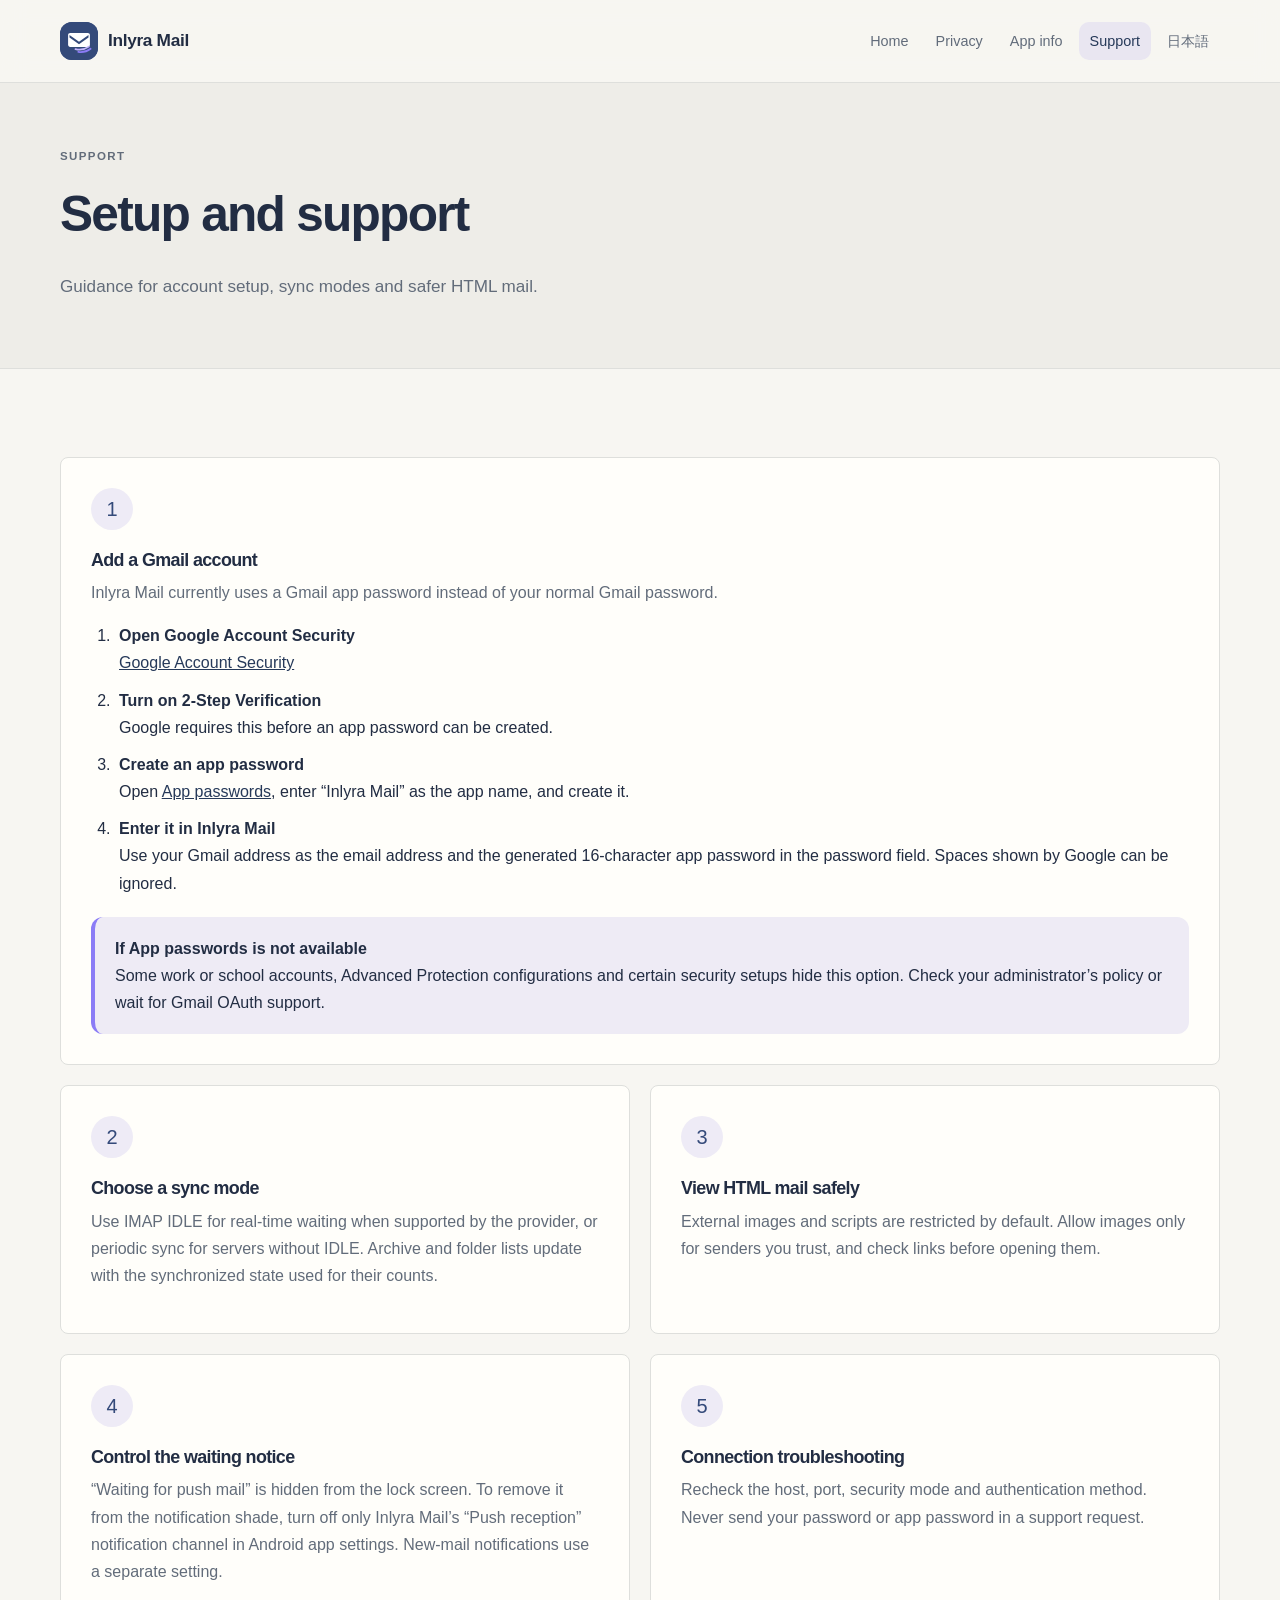
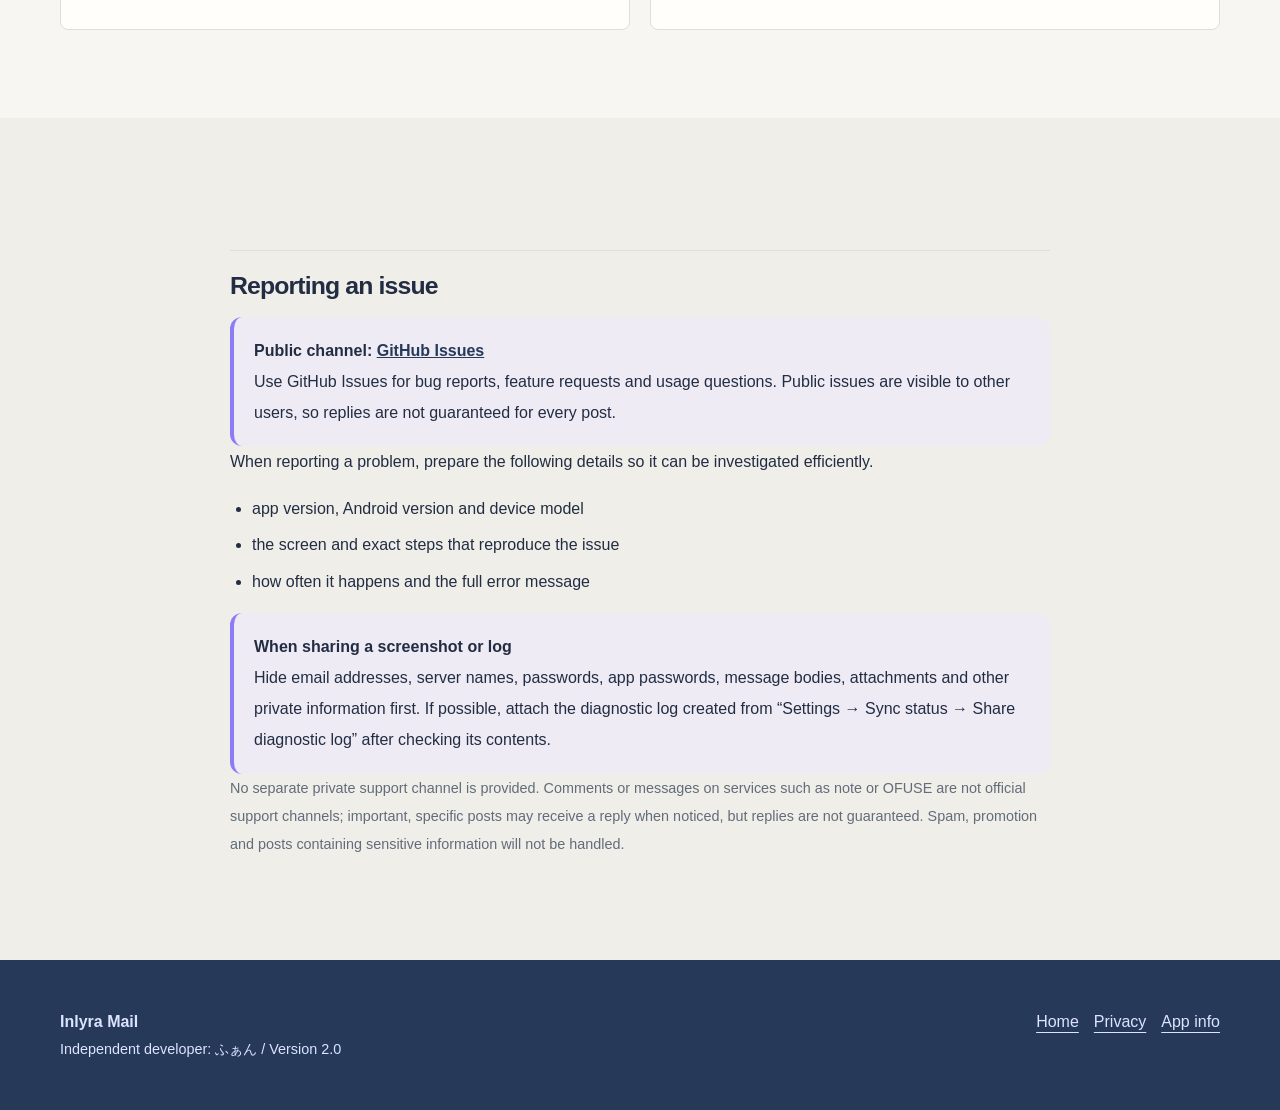
<file: en/support.html>
<!doctype html>
<html lang="en">
<head>
  <meta charset="utf-8">
  <meta name="viewport" content="width=device-width, initial-scale=1">
  <meta name="description" content="Inlyra Mail setup and support.">
  <title>Support | Inlyra Mail</title>
  <link rel="stylesheet" href="../styles.css">
  <link rel="stylesheet" href="../refresh.css">
</head>
<body>
  <header class="site-header"><nav class="nav" aria-label="Main navigation"><a class="brand" href="index.html"><span class="brand-mark" aria-hidden="true"><img src="../assets/inlyra-icon.svg" alt=""></span><span class="brand-name">Inlyra Mail</span></a><div class="nav-links"><a href="index.html">Home</a><a href="privacy.html">Privacy</a><a href="commerce.html">App info</a><a href="support.html" aria-current="page">Support</a><a href="../support.html" lang="ja">日本語</a></div></nav></header>
  <main><section class="page-hero"><div class="container"><p class="eyebrow">Support</p><h1>Setup and support</h1><p class="lead">Guidance for account setup, sync modes and safer HTML mail.</p></div></section>
    <section class="section"><div class="container grid-2"><article class="card support-wide"><div class="icon">1</div><h3>Add a Gmail account</h3><p class="muted">Inlyra Mail currently uses a Gmail app password instead of your normal Gmail password.</p><ol class="steps"><li><strong>Open Google Account Security</strong><br><a href="https://myaccount.google.com/security" target="_blank" rel="noopener">Google Account Security</a></li><li><strong>Turn on 2-Step Verification</strong><br>Google requires this before an app password can be created.</li><li><strong>Create an app password</strong><br>Open <a href="https://myaccount.google.com/apppasswords" target="_blank" rel="noopener">App passwords</a>, enter “Inlyra Mail” as the app name, and create it.</li><li><strong>Enter it in Inlyra Mail</strong><br>Use your Gmail address as the email address and the generated 16-character app password in the password field. Spaces shown by Google can be ignored.</li></ol><div class="notice"><strong>If App passwords is not available</strong><br>Some work or school accounts, Advanced Protection configurations and certain security setups hide this option. Check your administrator’s policy or wait for Gmail OAuth support.</div></article><article class="card"><div class="icon">2</div><h3>Choose a sync mode</h3><p class="muted">Use IMAP IDLE for real-time waiting when supported by the provider, or periodic sync for servers without IDLE. Archive and folder lists update with the synchronized state used for their counts.</p></article><article class="card"><div class="icon">3</div><h3>View HTML mail safely</h3><p class="muted">External images and scripts are restricted by default. Allow images only for senders you trust, and check links before opening them.</p></article><article class="card"><div class="icon">4</div><h3>Control the waiting notice</h3><p class="muted">“Waiting for push mail” is hidden from the lock screen. To remove it from the notification shade, turn off only Inlyra Mail’s “Push reception” notification channel in Android app settings. New-mail notifications use a separate setting.</p></article><article class="card"><div class="icon">5</div><h3>Connection troubleshooting</h3><p class="muted">Recheck the host, port, security mode and authentication method. Never send your password or app password in a support request.</p></article></div></section>
    <section class="section section-alt"><div class="container prose"><h2>Reporting an issue</h2><div class="notice"><strong>Public channel: <a href="https://github.com/dhinsk65-create/Inlyra-mail-releases/issues" target="_blank" rel="noopener">GitHub Issues</a></strong><br>Use GitHub Issues for bug reports, feature requests and usage questions. Public issues are visible to other users, so replies are not guaranteed for every post.</div><p>When reporting a problem, prepare the following details so it can be investigated efficiently.</p><ul><li>app version, Android version and device model</li><li>the screen and exact steps that reproduce the issue</li><li>how often it happens and the full error message</li></ul><div class="notice"><strong>When sharing a screenshot or log</strong><br>Hide email addresses, server names, passwords, app passwords, message bodies, attachments and other private information first. If possible, attach the diagnostic log created from “Settings → Sync status → Share diagnostic log” after checking its contents.</div><p class="muted small">No separate private support channel is provided. Comments or messages on services such as note or OFUSE are not official support channels; important, specific posts may receive a reply when noticed, but replies are not guaranteed. Spam, promotion and posts containing sensitive information will not be handled.</p></div></section>
  </main>
  <footer class="site-footer"><div class="container footer-grid"><div><strong>Inlyra Mail</strong><br><span class="small">Independent developer: ふぁん / Version 2.0</span></div><div class="footer-links"><a href="index.html">Home</a><a href="privacy.html">Privacy</a><a href="commerce.html">App info</a></div></div></footer>
</body>
</html>
</file>
<file: styles.css>
:root {
  --ink: #17213a;
  --muted: #5d6b86;
  --line: #dfe6f2;
  --surface: #ffffff;
  --surface-soft: #f5f8fd;
  --brand: #4361ee;
  --brand-deep: #2e3a8c;
  --accent: #ef8354;
  --shadow: 0 18px 50px rgba(35, 56, 105, 0.12);
}

* { box-sizing: border-box; }

html { scroll-behavior: smooth; }

body {
  margin: 0;
  color: var(--ink);
  background: var(--surface-soft);
  font-family: Inter, ui-sans-serif, system-ui, -apple-system, BlinkMacSystemFont,
    "Segoe UI", sans-serif;
  line-height: 1.7;
}

a { color: var(--brand-deep); }
a:hover { color: var(--brand); }

.site-header {
  position: sticky;
  top: 0;
  z-index: 5;
  background: rgba(255, 255, 255, 0.92);
  border-bottom: 1px solid rgba(223, 230, 242, 0.9);
  backdrop-filter: blur(18px);
}

.nav,
.container {
  width: min(1120px, calc(100% - 40px));
  margin: 0 auto;
}

.nav {
  min-height: 72px;
  display: flex;
  align-items: center;
  justify-content: space-between;
  gap: 20px;
}

.brand {
  display: inline-flex;
  align-items: center;
  gap: 10px;
  color: var(--ink);
  text-decoration: none;
  font-weight: 800;
  letter-spacing: -0.02em;
}

.brand-mark {
  display: grid;
  width: 38px;
  height: 38px;
  place-items: center;
  overflow: hidden;
  background: #344a7a;
  border-radius: 13px;
  box-shadow: 0 8px 20px rgba(67, 97, 238, 0.28);
}

.brand-mark img { display: block; width: 100%; height: 100%; }
.brand-name { font-size: 1.08rem; }

.nav-links {
  display: flex;
  align-items: center;
  flex-wrap: wrap;
  justify-content: flex-end;
  gap: 5px;
}

.nav-links a {
  padding: 7px 11px;
  border-radius: 10px;
  color: var(--muted);
  text-decoration: none;
  font-size: 0.9rem;
  font-weight: 650;
}

.nav-links a:hover,
.nav-links a[aria-current="page"] {
  color: var(--brand-deep);
  background: #eaf0ff;
}

.hero {
  padding: 96px 0 84px;
  background:
    radial-gradient(circle at 85% 15%, rgba(239, 131, 84, 0.17), transparent 28%),
    radial-gradient(circle at 15% 20%, rgba(67, 97, 238, 0.2), transparent 32%),
    linear-gradient(135deg, #eef3ff, #fbfcff 58%, #fff4ef);
}

.hero-grid {
  display: grid;
  grid-template-columns: minmax(0, 1.18fr) minmax(250px, 0.82fr);
  align-items: center;
  gap: 52px;
}

.eyebrow {
  margin: 0 0 14px;
  color: var(--brand-deep);
  font-size: 0.8rem;
  font-weight: 800;
  letter-spacing: 0.15em;
  text-transform: uppercase;
}

h1, h2, h3 { line-height: 1.2; letter-spacing: -0.035em; }
h1 { max-width: 680px; margin: 0 0 22px; font-size: clamp(2.5rem, 6vw, 5.25rem); }
h2 { margin: 0 0 14px; font-size: clamp(1.8rem, 3vw, 2.6rem); }
h3 { margin: 0 0 7px; font-size: 1.12rem; }
p { margin: 0 0 14px; }

.lead {
  max-width: 650px;
  color: var(--muted);
  font-size: clamp(1.04rem, 2vw, 1.25rem);
}

.actions { display: flex; flex-wrap: wrap; gap: 12px; margin-top: 30px; }

.button {
  display: inline-flex;
  align-items: center;
  justify-content: center;
  min-height: 46px;
  padding: 10px 18px;
  border: 1px solid transparent;
  border-radius: 13px;
  text-decoration: none;
  font-weight: 800;
  transition: transform 160ms ease, box-shadow 160ms ease, background 160ms ease;
}

.button:hover { transform: translateY(-2px); }
.button-primary { color: white; background: var(--brand); box-shadow: 0 12px 25px rgba(67, 97, 238, 0.25); }
.button-secondary { color: var(--brand-deep); background: white; border-color: var(--line); }

.device-frame { position: relative; width: min(100%, 290px); margin: 0 auto; padding: 12px 8px 16px; border: 8px solid #222b47; border-radius: 34px; background: #222b47; box-shadow: var(--shadow); transform: rotate(1deg); }
.device-frame img { display: block; width: 100%; height: auto; border-radius: 24px; background: #fff; }
.device-speaker { position: absolute; z-index: 1; top: 7px; left: 50%; width: 72px; height: 5px; border-radius: 999px; background: #10162a; transform: translateX(-50%); }
.device-frame figcaption { margin-top: 10px; color: #cdd6f2; text-align: center; font-size: 0.76rem; }

.store-note { display: inline-flex; flex-direction: column; gap: 1px; margin-top: 18px; padding: 10px 13px; border: 1px solid rgba(67, 97, 238, 0.22); border-radius: 12px; color: var(--brand-deep); background: rgba(255, 255, 255, 0.7); font-size: 0.83rem; }
.store-note-title { display: flex; align-items: center; justify-content: space-between; gap: 16px; }
.store-note strong { font-size: 0.82rem; }
.store-note span { color: var(--muted); }
.store-note .release-version { color: var(--brand-deep); font-size: 0.76rem; font-weight: 700; letter-spacing: 0.04em; }

.section { padding: 88px 0; }
.section-alt { background: #fff; }
.section-heading { max-width: 690px; margin-bottom: 32px; }
.section-heading p { color: var(--muted); }

.grid-3 { display: grid; grid-template-columns: repeat(3, 1fr); gap: 16px; }
.grid-2 { display: grid; grid-template-columns: repeat(2, 1fr); gap: 20px; }

.card {
  padding: 24px;
  border: 1px solid var(--line);
  border-radius: 20px;
  background: var(--surface);
  box-shadow: 0 8px 24px rgba(35, 56, 105, 0.05);
}

.icon {
  display: grid;
  width: 42px;
  height: 42px;
  margin-bottom: 18px;
  place-items: center;
  color: var(--brand-deep);
  background: #eaf0ff;
  border-radius: 13px;
  font-size: 1.25rem;
}

.support-wide { grid-column: 1 / -1; }
.steps { margin: 16px 0 20px; padding-left: 24px; }
.steps li { margin: 10px 0; padding-left: 4px; }

.muted { color: var(--muted); }
.small { font-size: 0.9rem; }
.notice { padding: 18px 20px; border-left: 4px solid var(--accent); border-radius: 12px; background: #fff7f2; }

.page-hero { padding: 70px 0 54px; background: linear-gradient(135deg, #eef3ff, #fff); }
.page-hero h1 { font-size: clamp(2rem, 5vw, 3.8rem); }
.prose { max-width: 820px; }
.prose h2 { margin-top: 38px; font-size: 1.55rem; }
.prose h3 { margin-top: 25px; }
.prose ul { padding-left: 22px; }
.prose li { margin: 5px 0; }

.site-footer { padding: 42px 0; color: #dce4ff; background: #202b52; }
.site-footer a { color: #dce4ff; }
.footer-grid { display: flex; justify-content: space-between; gap: 28px; }
.footer-links { display: flex; flex-wrap: wrap; gap: 15px; }

@media (max-width: 800px) {
  .nav, .container { width: min(100% - 28px, 680px); }
  .nav { align-items: flex-start; padding: 15px 0; flex-direction: column; }
  .nav-links { justify-content: flex-start; }
  .hero { padding: 65px 0; }
  .hero-grid, .grid-2, .grid-3 { grid-template-columns: 1fr; gap: 20px; }
  .device-frame { transform: none; }
  .support-wide { grid-column: auto; }
  .section { padding: 62px 0; }
  .footer-grid { flex-direction: column; }
}

@media (prefers-reduced-motion: reduce) {
  html { scroll-behavior: auto; }
  *, *::before, *::after { transition-duration: 0.001ms !important; }
}
</file>
<file: refresh.css>
/* September 2026 visual refresh; existing document structure is retained. */
:root{--ink:#222d43;--muted:#626c7a;--line:#dedfdc;--surface:#fffefa;--surface-soft:#f7f6f2;--brand:#344a7a;--brand-deep:#263959;--accent:#8b7cf6;--shadow:0 24px 70px #26395916}
body{font-family:"Segoe UI","Yu Gothic UI","Yu Gothic",Meiryo,sans-serif}
.container,.nav{width:min(1160px,calc(100% - 48px))}
.site-header{background:#f7f6f2ed;border-bottom:1px solid var(--line);backdrop-filter:blur(12px)}
.nav{min-height:82px}.brand-mark{box-shadow:none;border-radius:12px}
.nav-links a{font-weight:500}.nav-links a[aria-current=page]{background:#e9e6f1}
.hero{padding:90px 0 100px;background:radial-gradient(ellipse at 83% 50%,#e6e2ef 0,transparent 55%),var(--surface-soft)}
.hero-grid{grid-template-columns:1.1fr 1fr;gap:70px}
h1,h2,h3{letter-spacing:-.035em;line-height:1.35}
h1{font-size:clamp(2.6rem,4.8vw,4.5rem);font-weight:650}
.lead{font-size:1.07rem;line-height:2;max-width:490px}
.eyebrow{letter-spacing:.12em;font-size:.72rem;color:var(--muted)}
.button{border-radius:50px;padding:13px 25px;font-weight:600;box-shadow:none}
.button-primary:hover{color:#fff;background:#263959}
.store-note{background:transparent;border:0;border-radius:0;padding:0;max-width:480px;margin-top:24px}
.section{padding:88px 0}.section-alt{background:#efeee9}
.card{border-radius:8px;box-shadow:none;padding:30px;background:var(--surface)}
.icon{background:#eeebf6;color:var(--brand);border-radius:50%}
.section-heading{max-width:730px}.section-heading h2{font-weight:600}
.page-hero{background:#eeede8;padding:64px 0 50px;border-bottom:1px solid var(--line)}
.page-hero h1{font-size:clamp(2rem,4.5vw,3.1rem)}
.prose{max-width:820px;font-size:1rem;line-height:1.95}
.prose h2{padding-top:18px;border-top:1px solid var(--line);margin-top:44px}
.notice{background:#eeebf5;border-left-color:#8b7cf6}
.site-footer{background:#263959;padding:48px 0}.footer-links a{text-underline-offset:5px}
a:focus-visible,button:focus-visible{outline:3px solid #8b7cf6;outline-offset:5px}
.product-demo{margin:0;max-width:390px;width:100%;justify-self:center}
.demo-device{background:#fffefa;border:7px solid #28334b;border-radius:34px;box-shadow:0 35px 60px #26395922;overflow:hidden;min-height:440px}
.demo-top{padding:18px 22px;background:#f0edf6;font-size:.85rem;display:flex;justify-content:space-between}
.demo-screen{padding:24px 20px;min-height:350px}.demo-screen h2{font-size:1.3rem;margin-bottom:24px}
.demo-row{border-bottom:1px solid #e7e6e1;padding:15px 0;display:grid;grid-template-columns:34px 1fr;gap:12px;font-size:.84rem}
.demo-avatar{width:32px;height:32px;border-radius:50%;background:#ede9f5;color:#55486d;display:grid;place-items:center}
.demo-row strong{display:block;font-weight:650}.demo-row small{display:block;color:var(--muted);margin-top:4px}
.demo-screen p{font-size:.9rem;line-height:1.9}.demo-label{font-size:.73rem;color:var(--muted);padding-bottom:8px;border-bottom:1px solid var(--line);margin-bottom:18px}
.demo-tabs{display:flex;justify-content:center;gap:6px;margin-top:22px}
.demo-tabs button{font:inherit;font-size:.85rem;border:1px solid var(--line);background:transparent;color:var(--ink);padding:9px 18px;border-radius:24px;cursor:pointer}
.demo-tabs button[aria-pressed=true]{background:var(--brand-deep);color:white;border-color:var(--brand-deep)}
.product-demo figcaption{text-align:center;font-size:.72rem;color:var(--muted);margin-top:12px}
.demo-screen[hidden]{display:none}
.demo-screen.entering{animation:appear .22s ease-out}
@keyframes appear{from{opacity:.4;transform:translateY(5px)}to{opacity:1;transform:none}}
.home-meta{display:flex;gap:20px;flex-wrap:wrap;font-size:.8rem;color:var(--muted);margin-top:22px}
@media(max-width:800px){.container,.nav{width:calc(100% - 32px)}.nav{min-height:auto;gap:10px}.nav-links{gap:0}.nav-links a{padding:6px 9px;font-size:.8rem}.hero{padding:45px 0 60px}.hero-grid{grid-template-columns:1fr;gap:40px}.hero h1{font-size:clamp(2.4rem,8vw,3.7rem)}.product-demo{max-width:350px}.section{padding:54px 0}.card{padding:23px}.page-hero{padding:38px 0}.demo-device{min-height:420px}}
@media(prefers-reduced-motion:reduce){*,*::before,*::after{animation:none!important;transition:none!important}}
</file>
<file: home.css>
.film-home{background:#f4f2ec;color:#293a46;--brand:#42634f;--brand-deep:#294537}
.film-home .site-header{background:#f4f2ecf5}.brand img{border-radius:10px}.download-strip{background:#263c49;color:#fff;padding:14px 0}.download-strip .container,.download-strip .container>div{display:flex;align-items:center;justify-content:space-between;gap:22px}.download-strip small{display:block;color:#cbd7da}.download-now{display:inline-block;background:#d5e8c9;color:#203526;padding:11px 22px;border-radius:6px;font-weight:750;text-decoration:none}.release-link{color:#eef4f0;font-size:.85rem}.opening{position:relative;display:grid;grid-template-columns:1.4fr .7fr;gap:50px;align-items:center;padding-top:70px;padding-bottom:70px}.kicker{font-size:.78rem;font-weight:750;letter-spacing:.15em}.opening h1{font-size:clamp(2.7rem,5vw,4.7rem);line-height:1.3;letter-spacing:-.055em;margin:24px 0}.opening h1 em{font-style:normal;color:#54705c}.opening-lead{font-size:1.15rem;line-height:2}.text-link{display:inline-block;margin:20px 0;font-weight:750;text-underline-offset:7px}.opening-facts{display:flex;gap:16px;flex-wrap:wrap;font-size:.75rem;color:#626f70;margin-top:32px}.opening-image{margin:0;text-align:center;position:relative}.opening-image img{display:block;width:min(280px,100%);height:auto;margin:18px auto;border-radius:20px;box-shadow:0 28px 55px #23352b24}.image-tag{font-size:.75rem;border:1px solid #b4c0b1;border-radius:30px;padding:6px 15px}.opening-image figcaption{font-size:.7rem;color:#626f70}.edition-mark{position:absolute;bottom:18px;left:0;font-size:.65rem;letter-spacing:.18em;color:#687873}.action-section{background:#223641;color:#f4f2ec;padding:85px 0;scroll-margin-top:155px}.action-heading h2,.everyday h2,.closing h2{font-size:clamp(1.8rem,3.5vw,3rem);line-height:1.45;letter-spacing:-.035em}.action-heading>p:last-child{color:#c0cdd0}.film-grid{display:grid;grid-template-columns:1fr 1fr;gap:28px;margin-top:48px}.film-card{background:#2c444f;border:1px solid #51636a;border-radius:16px;overflow:hidden}.film-copy{padding:28px 30px 18px;min-height:185px}.chapter{font-size:.72rem;letter-spacing:.12em;color:#c8dabb}.film-copy h3{font-size:1.3rem;margin:12px 0}.film-copy p{font-size:.9rem;color:#d1dcdf}.film-player{padding:10px 20px 30px;text-align:center;background:#263e49}.film-player video{display:block;width:min(292px,100%);aspect-ratio:9/20;margin:auto;border-radius:14px;background:#121a20}.recording-note{font-size:.76rem;color:#c0cdd0;margin:26px 0 0;max-width:880px}.everyday{padding-top:85px;padding-bottom:85px}.feature-lines{display:grid;grid-template-columns:repeat(3,1fr);gap:30px;margin-top:45px}.feature-lines article{display:flex;gap:16px;border-top:1px solid #bfc8bd;padding-top:22px}.feature-lines article>span{color:#6c826f;font-size:.75rem}.feature-lines h3{font-size:1.05rem;margin:0 0 12px}.feature-lines p,.feature-lines a{font-size:.88rem}.closing{background:#dce5d5;padding:65px 0}.closing p{color:#455b4c}.film-home .button-primary{background:#294537;border-color:#294537}.film-home .button-secondary{background:transparent;color:#294537;border-color:#8b9c87}.film-home .site-footer{background:#f4f2ec}.film-home a:focus-visible,.film-home video:focus-visible{outline:3px solid #cc8b36;outline-offset:5px}
@media(max-width:800px){.film-home .site-header{position:relative}.download-strip .container{align-items:flex-start;gap:14px}.download-strip .container>div{flex-direction:column;align-items:flex-end;gap:6px}.download-now{padding:10px 13px;font-size:.82rem}.download-strip strong{font-size:.86rem}.download-strip small{font-size:.65rem}.opening{grid-template-columns:1fr;gap:35px;padding-top:38px;padding-bottom:50px}.opening h1{font-size:clamp(2.3rem,8.5vw,4rem)}.opening-image img{width:240px}.opening-facts{margin-top:12px}.film-grid,.feature-lines{grid-template-columns:1fr}.action-section,.everyday{padding-top:52px;padding-bottom:52px}.film-copy{min-height:0;padding:22px}.film-player video{width:min(270px,100%)}.action-section{scroll-margin-top:16px}.closing{padding:45px 0}.film-home .nav{flex-wrap:wrap;gap:8px;padding:12px 0}.film-home .nav-links{gap:14px;font-size:.8rem}}
.film-home .site-footer,.film-home .site-footer a{color:#293a46}
@media(prefers-reduced-motion:reduce){html{scroll-behavior:auto}}
.opening{grid-template-columns:minmax(0,1fr) minmax(390px,.86fr);gap:72px}.opening-image img{width:min(420px,100%);border-radius:28px;box-shadow:0 38px 80px #172a2040}.opening-image::before{content:"";position:absolute;inset:7% -9% 4%;z-index:-1;border-radius:48% 52% 44% 56%;background:#dce5d5;transform:rotate(-3deg)}
.film-grid{grid-template-columns:1fr;gap:38px}.film-card{display:grid;grid-template-columns:minmax(250px,.72fr) minmax(390px,1.28fr);align-items:center}.film-card:nth-child(even){grid-template-columns:minmax(390px,1.28fr) minmax(250px,.72fr)}.film-card:nth-child(even) .film-copy{grid-column:2}.film-card:nth-child(even) .film-player{grid-column:1;grid-row:1}.film-copy{padding:42px;min-height:0}.film-copy h3{font-size:clamp(1.45rem,2.4vw,2rem)}.film-player{position:relative;padding:28px;min-height:760px;display:grid;place-items:center}.film-player video{width:min(390px,100%);border-radius:22px;box-shadow:0 24px 55px #101b2080}.realtime-badge{position:absolute;z-index:1;top:42px;left:50%;transform:translateX(-50%);white-space:nowrap;background:#182a32e8;color:#edf5e8;border:1px solid #829489;border-radius:999px;padding:7px 13px;font-size:.68rem;font-weight:750;letter-spacing:.08em;pointer-events:none}
@media(max-width:800px){.opening{grid-template-columns:1fr}.opening-image img{width:min(330px,90%)}.opening-image::before{inset:7% 3% 4%}.film-card,.film-card:nth-child(even){display:grid;grid-template-columns:1fr}.film-card:nth-child(even) .film-copy,.film-card:nth-child(even) .film-player{grid-column:1}.film-card:nth-child(even) .film-copy{grid-row:1}.film-card:nth-child(even) .film-player{grid-row:2}.film-copy{padding:26px}.film-player{min-height:0;padding:26px 14px 30px}.film-player video{width:min(330px,100%)}.realtime-badge{top:38px}}
.film-home .nav{width:min(1320px,calc(100% - 36px));gap:18px}.header-downloads{display:flex;align-items:center;gap:14px;margin-left:0}.header-downloads small{color:#5e6c68;white-space:nowrap}.header-downloads .download-now{padding:0;background:transparent;color:#294537;border-radius:0;font-size:.84rem;font-weight:650;white-space:nowrap;text-decoration:underline;text-decoration-thickness:1px;text-underline-offset:5px}.header-downloads .release-link{color:#294537;white-space:nowrap;text-underline-offset:4px}.film-home .nav-links{flex-wrap:nowrap;white-space:nowrap;margin-left:auto}
@media(max-width:1120px){.film-home .nav{flex-wrap:wrap;padding:10px 0}.header-downloads{order:0;width:auto;margin-left:0;justify-content:flex-start}.film-home .nav-links{order:3;width:100%;justify-content:center;margin-left:0}}
@media(max-width:700px){.film-home .nav{justify-content:flex-start}.film-home .brand{margin-right:0}.header-downloads{gap:8px;flex:1;flex-wrap:wrap}.header-downloads small{font-size:.68rem}.header-downloads .download-now{font-size:.76rem}.header-downloads .release-link{font-size:.72rem}.film-home .nav-links{order:3}}
</file>
